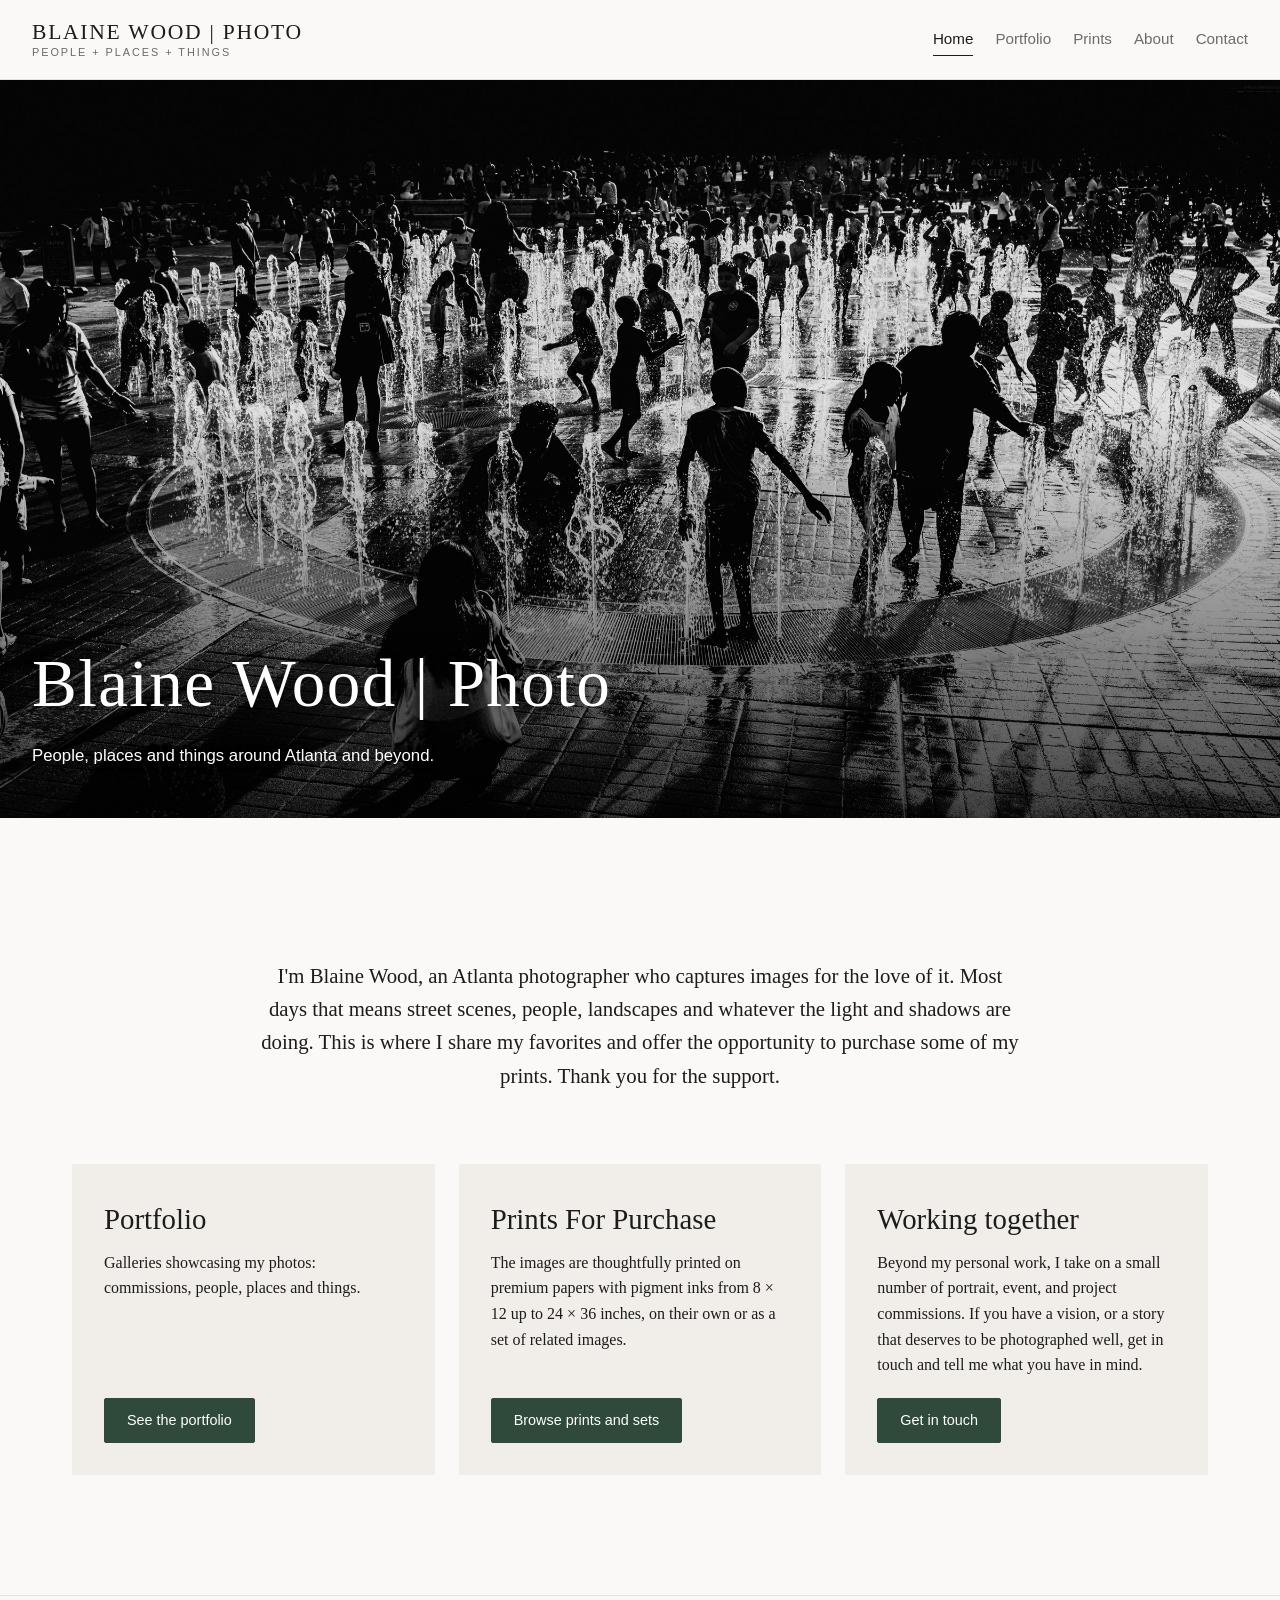
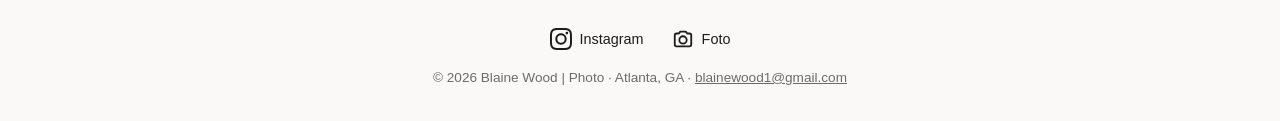
<file: index.html>
<!doctype html>
<html lang="en">
<head>
<meta charset="utf-8">
<meta name="viewport" content="width=device-width, initial-scale=1">
<title>Blaine Wood | Photo · Atlanta photography</title>
<meta name="description" content="Street, places and portrait photography by Blaine Wood in Atlanta, GA, with fine art prints for sale.">
<link rel="stylesheet" href="site.css">
</head>
<body id="top">
<header class="site-header">
  <a class="logo" href="index.html"><span class="logo-text">Blaine Wood | Photo<span>People + Places + Things</span></span></a>
  <nav aria-label="Main">
    <a href="index.html" class="active" aria-current="page">Home</a>
    <a href="portfolio.html">Portfolio</a>
    <a href="prints.html">Prints</a>
    <a href="about.html">About</a>
    <a href="contact.html">Contact</a>
  </nav>
</header>
<section class="hero" style="background-image:url('images/hero.jpg')">
  <div>
    <h1>Blaine Wood | Photo</h1>
    <p>People, places and things around Atlanta and beyond.</p>
  </div>
</section>
<main>
  <section class="intro">
    <p>I'm Blaine Wood, an Atlanta photographer who captures images for the love of it. Most days that means street scenes, people, landscapes and whatever the light and shadows are doing. This is where I share my favorites and offer the opportunity to purchase some of my prints. Thank you for the support.</p>
  </section>
  <section class="split">
    <div>
      <h2>Portfolio</h2>
      <p>Galleries showcasing my photos: commissions, people, places and things.</p>
      <a class="btn" href="portfolio.html">See the portfolio</a>
    </div>
    <div>
      <h2>Prints For Purchase</h2>
      <p>The images are thoughtfully printed on premium papers with pigment inks from 8 &times; 12 up to 24 &times; 36 inches, on their own or as a set of related images.</p>
      <a class="btn" href="prints.html">Browse prints and sets</a>
    </div>
    <div>
      <h2>Working together</h2>
      <p>Beyond my personal work, I take on a small number of portrait, event, and project commissions. If you have a vision, or a story that deserves to be photographed well, get in touch and tell me what you have in mind.</p>
      <a class="btn" href="mailto:blainewood1@gmail.com?subject=Working%20together&amp;body=Hi%20Blaine%2C%0A%0AI%27d%20like%20to%20talk%20about%3A%20">Get in touch</a>
    </div>
  </section>
</main>
<footer class="site-footer">
  <div class="socials">
    <a href="https://www.instagram.com/blaine_would/" target="_blank" rel="noopener" aria-label="Blaine on Instagram"><svg viewBox="0 0 24 24" aria-hidden="true"><path d="M7.0301.084c-1.2768.0602-2.1487.264-2.911.5634-.7888.3075-1.4575.72-2.1228 1.3877-.6652.6677-1.075 1.3368-1.3802 2.127-.2954.7638-.4956 1.6365-.552 2.914-.0564 1.2775-.0689 1.6882-.0626 4.947.0062 3.2586.0206 3.6671.0825 4.9473.061 1.2765.264 2.1482.5635 2.9107.308.7889.72 1.4573 1.388 2.1228.6679.6655 1.3365 1.0743 2.1285 1.38.7632.295 1.6361.4961 2.9134.552 1.2773.056 1.6884.069 4.9462.0627 3.2578-.0062 3.668-.0207 4.9478-.0814 1.28-.0607 2.147-.2652 2.9098-.5633.7889-.3086 1.4578-.72 2.1228-1.3881.665-.6682 1.0745-1.3378 1.3795-2.1284.2957-.7632.4966-1.636.552-2.9124.056-1.2809.0692-1.6898.063-4.948-.0063-3.2583-.021-3.6668-.0817-4.9465-.0607-1.2797-.264-2.1487-.5633-2.9117-.3084-.7889-.72-1.4568-1.3876-2.1228C21.2982 1.33 20.628.9208 19.8378.6165 19.074.321 18.2017.1197 16.9244.0645 15.6471.0093 15.236-.005 11.977.0014 8.718.0076 8.31.0215 7.0301.0839m.1402 21.6932c-1.17-.0509-1.8053-.2453-2.2287-.408-.5606-.216-.96-.4771-1.3819-.895-.422-.4178-.6811-.8186-.9-1.378-.1644-.4234-.3624-1.058-.4171-2.228-.0595-1.2645-.072-1.6442-.079-4.848-.007-3.2037.0053-3.583.0607-4.848.05-1.169.2456-1.805.408-2.2282.216-.5613.4762-.96.895-1.3816.4188-.4217.8184-.6814 1.3783-.9003.423-.1651 1.0575-.3614 2.227-.4171 1.2655-.06 1.6447-.072 4.848-.079 3.2033-.007 3.5835.005 4.8495.0608 1.169.0508 1.8053.2445 2.228.408.5608.216.96.4754 1.3816.895.4217.4194.6816.8176.9005 1.3787.1653.4217.3617 1.056.4169 2.2263.0602 1.2655.0739 1.645.0796 4.848.0058 3.203-.0055 3.5834-.061 4.848-.051 1.17-.245 1.8055-.408 2.2294-.216.5604-.4763.96-.8954 1.3814-.419.4215-.8181.6811-1.3783.9-.4224.1649-1.0577.3617-2.2262.4174-1.2656.0595-1.6448.072-4.8493.079-3.2045.007-3.5825-.006-4.848-.0608M16.953 5.5864A1.44 1.44 0 1 0 18.39 4.144a1.44 1.44 0 0 0-1.437 1.4424M5.8385 12.012c.0067 3.4032 2.7706 6.1557 6.173 6.1493 3.4026-.0065 6.157-2.7701 6.1506-6.1733-.0065-3.4032-2.771-6.1565-6.174-6.1498-3.403.0067-6.156 2.771-6.1496 6.1738M8 12.0077a4 4 0 1 1 4.008 3.9921A3.9996 3.9996 0 0 1 8 12.0077"/></svg><span>Instagram</span></a>
    <a href="https://the.fotoapp.co/blaine_wood" target="_blank" rel="noopener" aria-label="Blaine on Foto"><svg viewBox="0 0 24 24" aria-hidden="true"><g fill="none" stroke="currentColor" stroke-width="2" stroke-linejoin="round"><path d="M3 8a2 2 0 0 1 2-2h2.5l1.5-2h6l1.5 2H19a2 2 0 0 1 2 2v10a2 2 0 0 1-2 2H5a2 2 0 0 1-2-2z"/><circle cx="12" cy="13" r="4"/></g></svg><span>Foto</span></a>
  </div>
  <p>&copy; 2026 Blaine Wood | Photo &middot; Atlanta, GA &middot; <a href="mailto:blainewood1@gmail.com">blainewood1@gmail.com</a></p>
</footer>
</body>
</html>
</file>
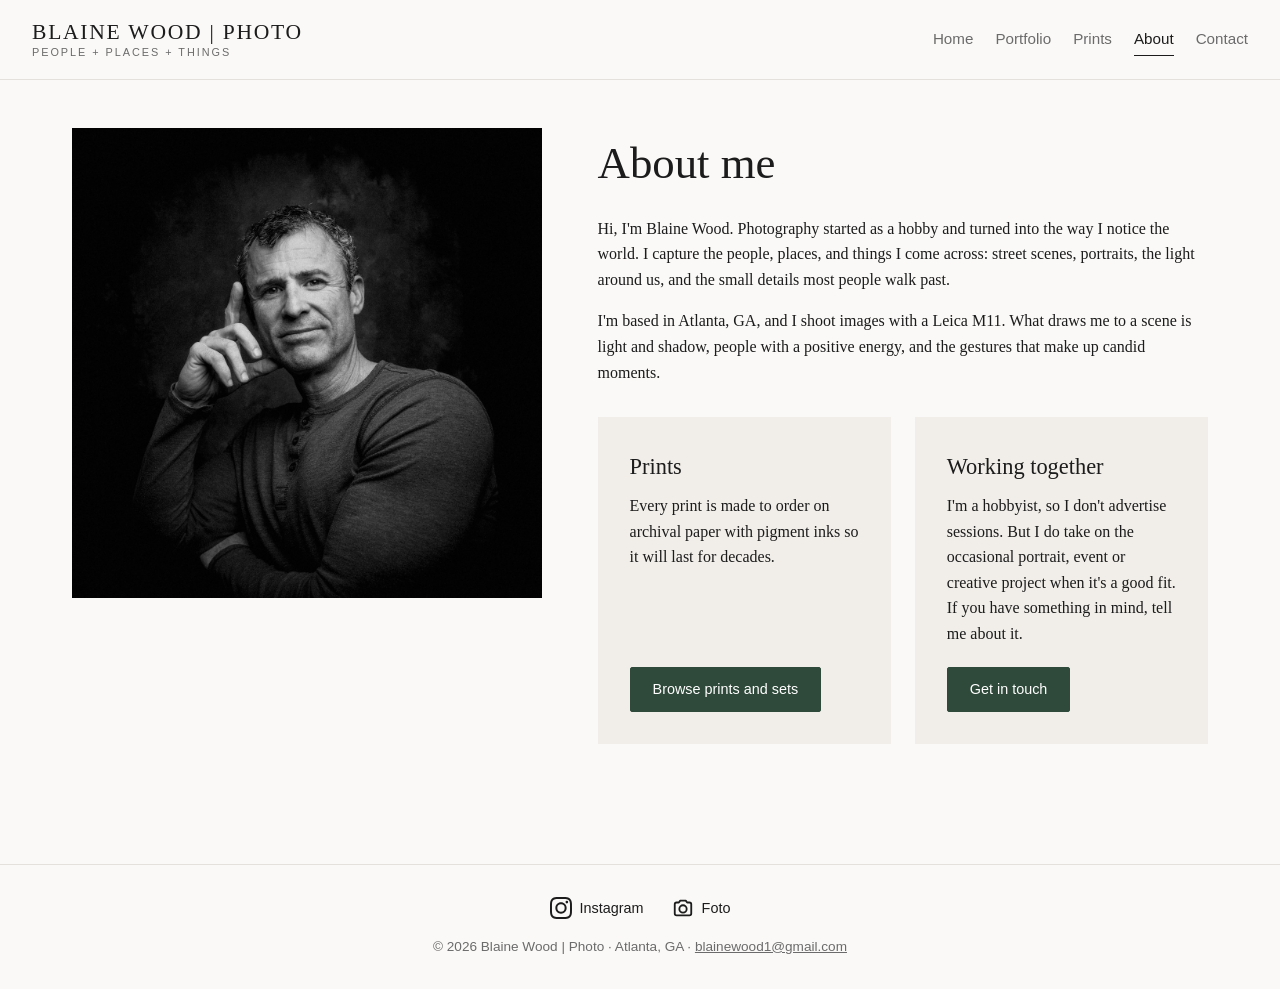
<file: about.html>
<!doctype html>
<html lang="en">
<head>
<meta charset="utf-8">
<meta name="viewport" content="width=device-width, initial-scale=1">
<title>About · Blaine Wood | Photo</title>
<meta name="description" content="About Blaine Wood, a hobbyist photographer in Atlanta, GA shooting with a Leica M11.">
<link rel="stylesheet" href="site.css">
</head>
<body id="top">
<header class="site-header">
  <a class="logo" href="index.html"><span class="logo-text">Blaine Wood | Photo<span>People + Places + Things</span></span></a>
  <nav aria-label="Main">
    <a href="index.html">Home</a>
    <a href="portfolio.html">Portfolio</a>
    <a href="prints.html">Prints</a>
    <a href="about.html" class="active" aria-current="page">About</a>
    <a href="contact.html">Contact</a>
  </nav>
</header>
<main>
  <div class="about">
    <img src="images/portrait.jpg" alt="Black and white portrait of Blaine Wood">
    <div>
      <h1 class="page-title">About me</h1>
      <p>Hi, I'm Blaine Wood. Photography started as a hobby and turned into the way I notice the world. I capture the people, places, and things I come across: street scenes, portraits, the light around us, and the small details most people walk past.</p>
      <p>I'm based in Atlanta, GA, and I shoot images with a Leica M11. What draws me to a scene is light and shadow, people with a positive energy, and the gestures that make up candid moments.</p>
      <section class="split two">
        <div>
          <h2>Prints</h2>
          <p>Every print is made to order on archival paper with pigment inks so it will last for decades.</p>
          <a class="btn" href="prints.html">Browse prints and sets</a>
        </div>
        <div>
          <h2>Working together</h2>
          <p>I'm a hobbyist, so I don't advertise sessions. But I do take on the occasional portrait, event or creative project when it's a good fit. If you have something in mind, tell me about it.</p>
          <a class="btn" href="mailto:blainewood1@gmail.com?subject=Working%20together&amp;body=Hi%20Blaine%2C%0A%0AI%27d%20like%20to%20talk%20about%3A%20">Get in touch</a>
        </div>
      </section>
    </div>
  </div>
</main>
<footer class="site-footer">
  <div class="socials">
    <a href="https://www.instagram.com/blaine_would/" target="_blank" rel="noopener" aria-label="Blaine on Instagram"><svg viewBox="0 0 24 24" aria-hidden="true"><path d="M7.0301.084c-1.2768.0602-2.1487.264-2.911.5634-.7888.3075-1.4575.72-2.1228 1.3877-.6652.6677-1.075 1.3368-1.3802 2.127-.2954.7638-.4956 1.6365-.552 2.914-.0564 1.2775-.0689 1.6882-.0626 4.947.0062 3.2586.0206 3.6671.0825 4.9473.061 1.2765.264 2.1482.5635 2.9107.308.7889.72 1.4573 1.388 2.1228.6679.6655 1.3365 1.0743 2.1285 1.38.7632.295 1.6361.4961 2.9134.552 1.2773.056 1.6884.069 4.9462.0627 3.2578-.0062 3.668-.0207 4.9478-.0814 1.28-.0607 2.147-.2652 2.9098-.5633.7889-.3086 1.4578-.72 2.1228-1.3881.665-.6682 1.0745-1.3378 1.3795-2.1284.2957-.7632.4966-1.636.552-2.9124.056-1.2809.0692-1.6898.063-4.948-.0063-3.2583-.021-3.6668-.0817-4.9465-.0607-1.2797-.264-2.1487-.5633-2.9117-.3084-.7889-.72-1.4568-1.3876-2.1228C21.2982 1.33 20.628.9208 19.8378.6165 19.074.321 18.2017.1197 16.9244.0645 15.6471.0093 15.236-.005 11.977.0014 8.718.0076 8.31.0215 7.0301.0839m.1402 21.6932c-1.17-.0509-1.8053-.2453-2.2287-.408-.5606-.216-.96-.4771-1.3819-.895-.422-.4178-.6811-.8186-.9-1.378-.1644-.4234-.3624-1.058-.4171-2.228-.0595-1.2645-.072-1.6442-.079-4.848-.007-3.2037.0053-3.583.0607-4.848.05-1.169.2456-1.805.408-2.2282.216-.5613.4762-.96.895-1.3816.4188-.4217.8184-.6814 1.3783-.9003.423-.1651 1.0575-.3614 2.227-.4171 1.2655-.06 1.6447-.072 4.848-.079 3.2033-.007 3.5835.005 4.8495.0608 1.169.0508 1.8053.2445 2.228.408.5608.216.96.4754 1.3816.895.4217.4194.6816.8176.9005 1.3787.1653.4217.3617 1.056.4169 2.2263.0602 1.2655.0739 1.645.0796 4.848.0058 3.203-.0055 3.5834-.061 4.848-.051 1.17-.245 1.8055-.408 2.2294-.216.5604-.4763.96-.8954 1.3814-.419.4215-.8181.6811-1.3783.9-.4224.1649-1.0577.3617-2.2262.4174-1.2656.0595-1.6448.072-4.8493.079-3.2045.007-3.5825-.006-4.848-.0608M16.953 5.5864A1.44 1.44 0 1 0 18.39 4.144a1.44 1.44 0 0 0-1.437 1.4424M5.8385 12.012c.0067 3.4032 2.7706 6.1557 6.173 6.1493 3.4026-.0065 6.157-2.7701 6.1506-6.1733-.0065-3.4032-2.771-6.1565-6.174-6.1498-3.403.0067-6.156 2.771-6.1496 6.1738M8 12.0077a4 4 0 1 1 4.008 3.9921A3.9996 3.9996 0 0 1 8 12.0077"/></svg><span>Instagram</span></a>
    <a href="https://the.fotoapp.co/blaine_wood" target="_blank" rel="noopener" aria-label="Blaine on Foto"><svg viewBox="0 0 24 24" aria-hidden="true"><g fill="none" stroke="currentColor" stroke-width="2" stroke-linejoin="round"><path d="M3 8a2 2 0 0 1 2-2h2.5l1.5-2h6l1.5 2H19a2 2 0 0 1 2 2v10a2 2 0 0 1-2 2H5a2 2 0 0 1-2-2z"/><circle cx="12" cy="13" r="4"/></g></svg><span>Foto</span></a>
  </div>
  <p>&copy; 2026 Blaine Wood | Photo &middot; Atlanta, GA &middot; <a href="mailto:blainewood1@gmail.com">blainewood1@gmail.com</a></p>
</footer>
</body>
</html>
</file>
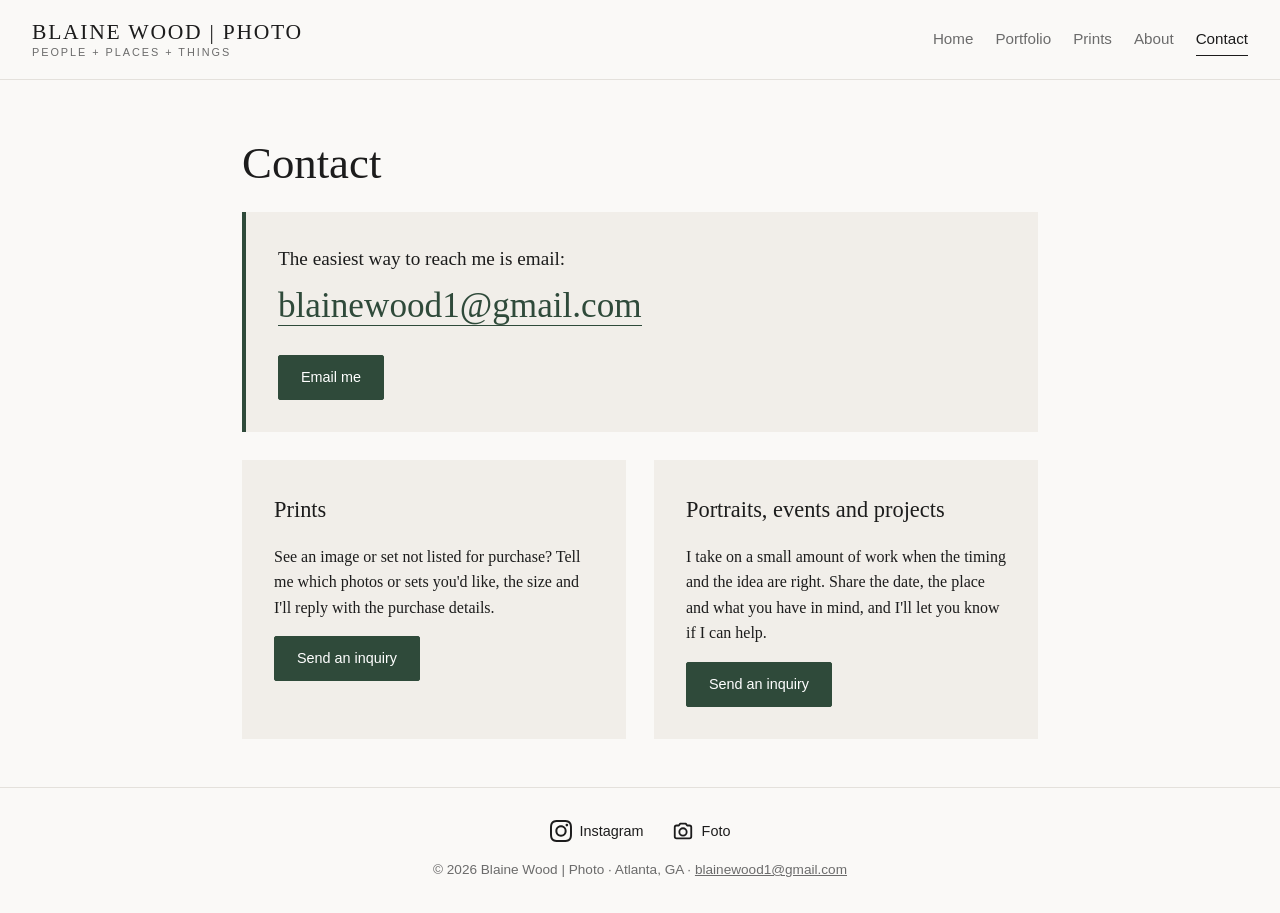
<file: contact.html>
<!doctype html>
<html lang="en">
<head>
<meta charset="utf-8">
<meta name="viewport" content="width=device-width, initial-scale=1">
<title>Contact · Blaine Wood | Photo</title>
<meta name="description" content="Get in touch with Blaine Wood about prints, portraits, events or projects.">
<link rel="stylesheet" href="site.css">
</head>
<body id="top">
<header class="site-header">
  <a class="logo" href="index.html"><span class="logo-text">Blaine Wood | Photo<span>People + Places + Things</span></span></a>
  <nav aria-label="Main">
    <a href="index.html">Home</a>
    <a href="portfolio.html">Portfolio</a>
    <a href="prints.html">Prints</a>
    <a href="about.html">About</a>
    <a href="contact.html" class="active" aria-current="page">Contact</a>
  </nav>
</header>
<main class="narrow">
  <h1 class="page-title">Contact</h1>
  <div class="email-box">
    <p class="lead">The easiest way to reach me is email:</p>
    <p class="email"><a href="mailto:blainewood1@gmail.com">blainewood1@gmail.com</a></p>
    <a class="btn" href="mailto:blainewood1@gmail.com?subject=Hello%20Blaine">Email me</a>
  </div>
  <div class="contact-cols">
    <div>
      <h2>Prints</h2>
      <p>See an image or set not listed for purchase? Tell me which photos or sets you'd like, the size and I'll reply with the purchase details.</p>
      <a class="btn" href="mailto:blainewood1@gmail.com?subject=Print%20request&amp;body=Hi%20Blaine%2C%0A%0AI%27d%20like%20to%20order%3A%20%0ASize%3A%20">Send an inquiry</a>
    </div>
    <div>
      <h2>Portraits, events and projects</h2>
      <p>I take on a small amount of work when the timing and the idea are right. Share the date, the place and what you have in mind, and I'll let you know if I can help.</p>
      <a class="btn" href="mailto:blainewood1@gmail.com?subject=Photography%20inquiry">Send an inquiry</a>
    </div>
  </div>
</main>
<footer class="site-footer">
  <div class="socials">
    <a href="https://www.instagram.com/blaine_would/" target="_blank" rel="noopener" aria-label="Blaine on Instagram"><svg viewBox="0 0 24 24" aria-hidden="true"><path d="M7.0301.084c-1.2768.0602-2.1487.264-2.911.5634-.7888.3075-1.4575.72-2.1228 1.3877-.6652.6677-1.075 1.3368-1.3802 2.127-.2954.7638-.4956 1.6365-.552 2.914-.0564 1.2775-.0689 1.6882-.0626 4.947.0062 3.2586.0206 3.6671.0825 4.9473.061 1.2765.264 2.1482.5635 2.9107.308.7889.72 1.4573 1.388 2.1228.6679.6655 1.3365 1.0743 2.1285 1.38.7632.295 1.6361.4961 2.9134.552 1.2773.056 1.6884.069 4.9462.0627 3.2578-.0062 3.668-.0207 4.9478-.0814 1.28-.0607 2.147-.2652 2.9098-.5633.7889-.3086 1.4578-.72 2.1228-1.3881.665-.6682 1.0745-1.3378 1.3795-2.1284.2957-.7632.4966-1.636.552-2.9124.056-1.2809.0692-1.6898.063-4.948-.0063-3.2583-.021-3.6668-.0817-4.9465-.0607-1.2797-.264-2.1487-.5633-2.9117-.3084-.7889-.72-1.4568-1.3876-2.1228C21.2982 1.33 20.628.9208 19.8378.6165 19.074.321 18.2017.1197 16.9244.0645 15.6471.0093 15.236-.005 11.977.0014 8.718.0076 8.31.0215 7.0301.0839m.1402 21.6932c-1.17-.0509-1.8053-.2453-2.2287-.408-.5606-.216-.96-.4771-1.3819-.895-.422-.4178-.6811-.8186-.9-1.378-.1644-.4234-.3624-1.058-.4171-2.228-.0595-1.2645-.072-1.6442-.079-4.848-.007-3.2037.0053-3.583.0607-4.848.05-1.169.2456-1.805.408-2.2282.216-.5613.4762-.96.895-1.3816.4188-.4217.8184-.6814 1.3783-.9003.423-.1651 1.0575-.3614 2.227-.4171 1.2655-.06 1.6447-.072 4.848-.079 3.2033-.007 3.5835.005 4.8495.0608 1.169.0508 1.8053.2445 2.228.408.5608.216.96.4754 1.3816.895.4217.4194.6816.8176.9005 1.3787.1653.4217.3617 1.056.4169 2.2263.0602 1.2655.0739 1.645.0796 4.848.0058 3.203-.0055 3.5834-.061 4.848-.051 1.17-.245 1.8055-.408 2.2294-.216.5604-.4763.96-.8954 1.3814-.419.4215-.8181.6811-1.3783.9-.4224.1649-1.0577.3617-2.2262.4174-1.2656.0595-1.6448.072-4.8493.079-3.2045.007-3.5825-.006-4.848-.0608M16.953 5.5864A1.44 1.44 0 1 0 18.39 4.144a1.44 1.44 0 0 0-1.437 1.4424M5.8385 12.012c.0067 3.4032 2.7706 6.1557 6.173 6.1493 3.4026-.0065 6.157-2.7701 6.1506-6.1733-.0065-3.4032-2.771-6.1565-6.174-6.1498-3.403.0067-6.156 2.771-6.1496 6.1738M8 12.0077a4 4 0 1 1 4.008 3.9921A3.9996 3.9996 0 0 1 8 12.0077"/></svg><span>Instagram</span></a>
    <a href="https://the.fotoapp.co/blaine_wood" target="_blank" rel="noopener" aria-label="Blaine on Foto"><svg viewBox="0 0 24 24" aria-hidden="true"><g fill="none" stroke="currentColor" stroke-width="2" stroke-linejoin="round"><path d="M3 8a2 2 0 0 1 2-2h2.5l1.5-2h6l1.5 2H19a2 2 0 0 1 2 2v10a2 2 0 0 1-2 2H5a2 2 0 0 1-2-2z"/><circle cx="12" cy="13" r="4"/></g></svg><span>Foto</span></a>
  </div>
  <p>&copy; 2026 Blaine Wood | Photo &middot; Atlanta, GA &middot; <a href="mailto:blainewood1@gmail.com">blainewood1@gmail.com</a></p>
</footer>
</body>
</html>
</file>
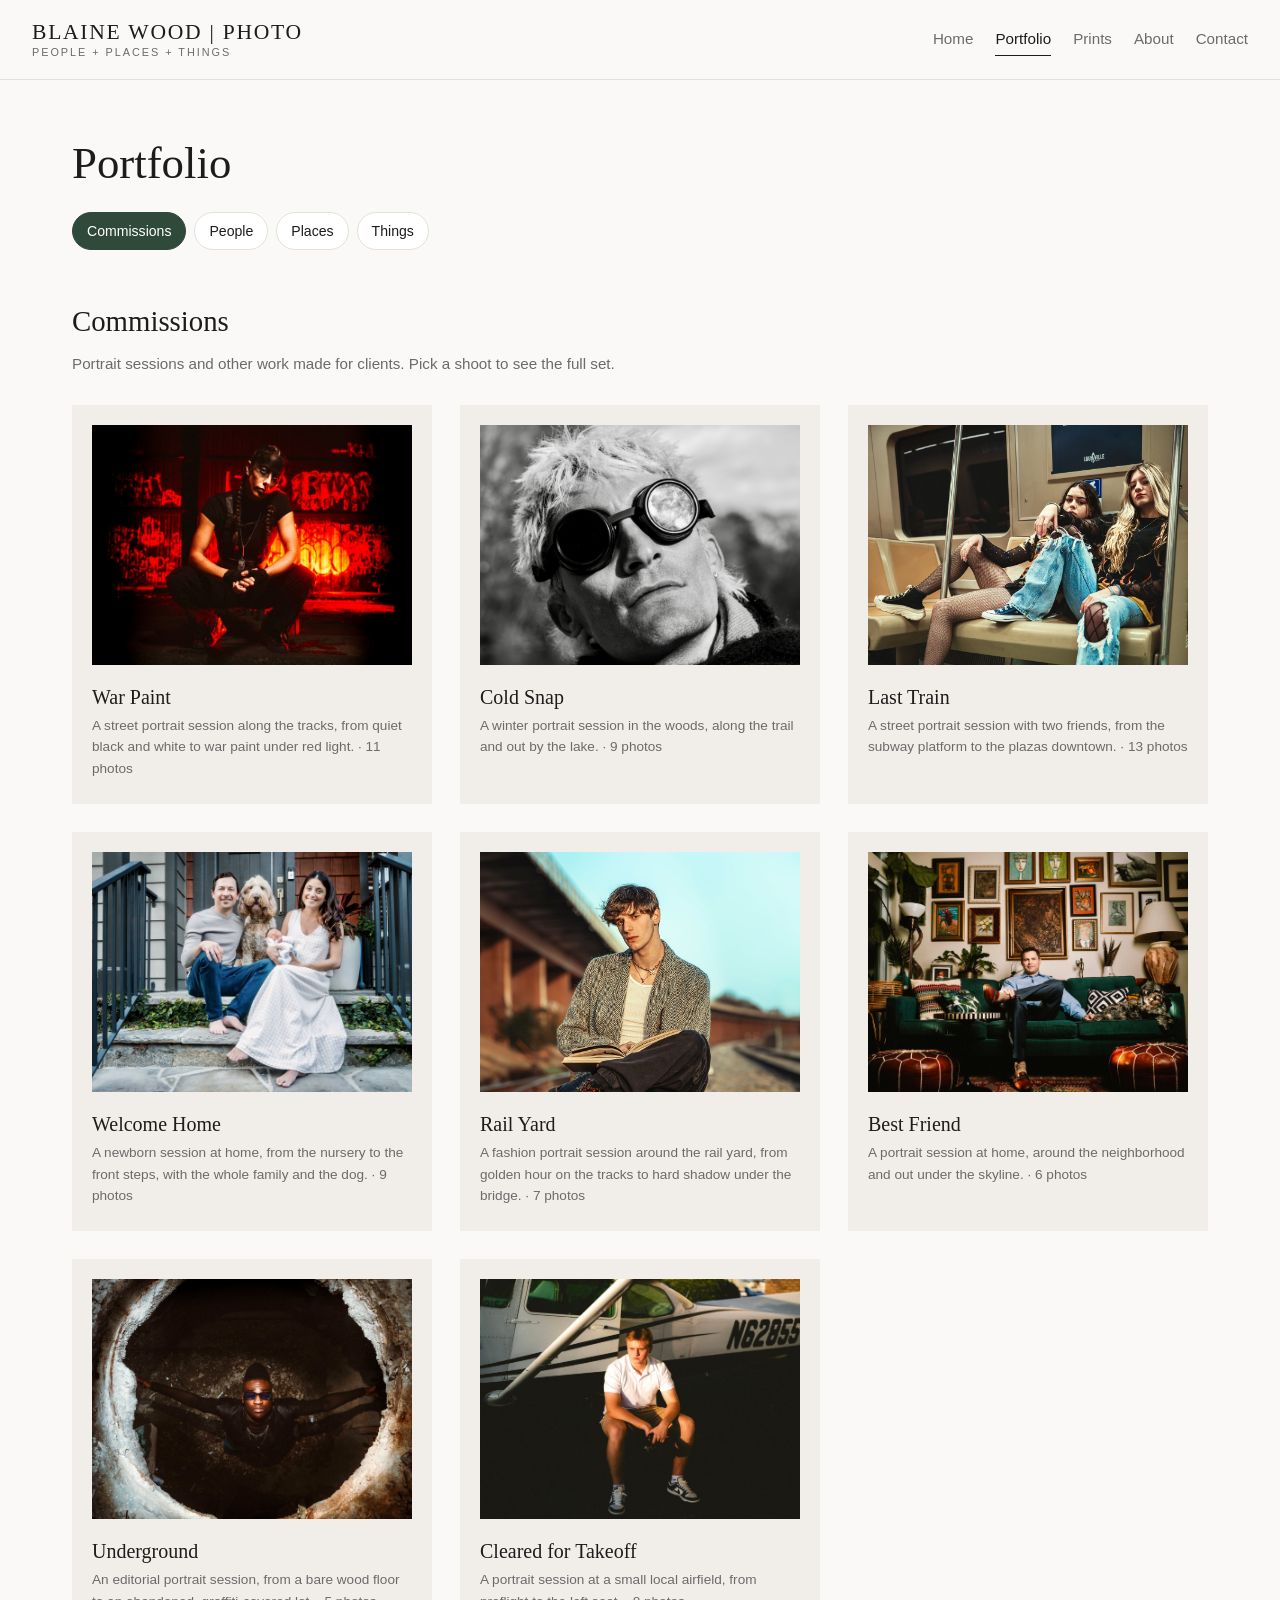
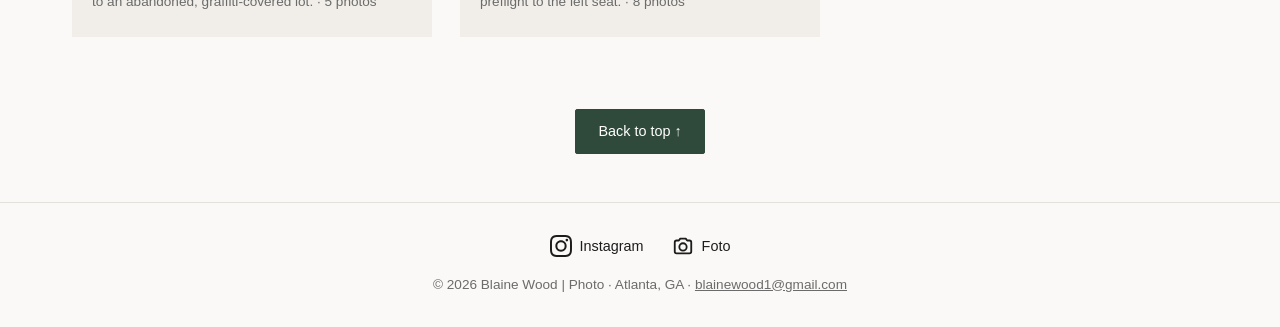
<file: portfolio.html>
<!doctype html>
<html lang="en">
<head>
<meta charset="utf-8">
<meta name="viewport" content="width=device-width, initial-scale=1">
<title>Portfolio · Blaine Wood | Photo</title>
<meta name="description" content="Galleries of street, signs and neon, places, silhouettes, faces and film photography by Blaine Wood.">
<link rel="stylesheet" href="site.css">
</head>
<body id="top">
<header class="site-header">
  <a class="logo" href="index.html"><span class="logo-text">Blaine Wood | Photo<span>People + Places + Things</span></span></a>
  <nav aria-label="Main">
    <a href="index.html">Home</a>
    <a href="portfolio.html" class="active" aria-current="page">Portfolio</a>
    <a href="prints.html">Prints</a>
    <a href="about.html">About</a>
    <a href="contact.html">Contact</a>
  </nav>
</header>
<main>
  <h1 class="page-title">Portfolio</h1>
  <nav class="chips view-tabs" aria-label="Galleries">
    <a href="#commissions" data-view="commissions" class="active">Commissions</a>
    <a href="#people" data-view="people">People</a>
    <a href="#places" data-view="places">Places</a>
    <a href="#things" data-view="things">Things</a>
  </nav>
  <section class="gallery tab-panel" id="people" data-gallery>
    <h2>People</h2>
    <p class="note">Strangers, neighbors and lone figures in the light.</p>
    <div class="masonry">
      <figure><img src="images/prints/lone-angler.jpg" alt="A lone fisherman silhouetted on the beach at dusk under a deep blue sky" width="1065" height="1600" class="zoom" loading="lazy" data-title="Lone Angler"></figure>
      <figure><img src="images/portfolio/half-light.jpg" alt="A man in a dark suit, his face cut in half by a slash of hard light" width="1065" height="1600" class="zoom" loading="lazy" data-title="Half Light"></figure>
      <figure><img src="images/prints/l1001288.jpg" alt="Two figures on a sunlit brick path" width="1063" height="1600" class="zoom" loading="lazy" data-title="Long Shadow"></figure>
      <figure><img src="images/portfolio/the-doorway.jpg" alt="A woman silhouetted walking down a dark hallway toward a lit doorway" width="1065" height="1600" class="zoom" loading="lazy" data-title="The Doorway"></figure>
      <figure><img src="images/prints/the-fisherman.jpg" alt="A man fly fishing at the edge of a wooded pond" width="1600" height="1058" class="zoom" loading="lazy" data-title="The Fisherman"></figure>
      <figure><img src="images/portfolio/river-crossing.jpg" alt="Women in white and conical hats riding a rowboat on a river" width="1600" height="1063" class="zoom" loading="lazy" data-title="River Crossing"></figure>
      <figure><img src="images/prints/l1007743.jpg" alt="A man walking through sunlight past an old building" width="1600" height="1065" class="zoom" loading="lazy" data-title="Morning Walk"></figure>
      <figure><img src="images/portfolio/peace-dove.jpg" alt="A man jogging past a mural of a white dove and a parked car" width="1063" height="1600" class="zoom" loading="lazy" data-title="Peace Dove"></figure>
      <figure><img src="images/portfolio/over-the-shoulder.jpg" alt="A toddler pointing at the camera over a woman&#x27;s shoulder" width="1600" height="1065" class="zoom" loading="lazy" data-title="Over the Shoulder"></figure>
      <figure><img src="images/prints/l1004623.jpg" alt="A figure waiting as a train blurs past" width="1600" height="1065" class="zoom" loading="lazy" data-title="Platform"></figure>
      <figure><img src="images/portfolio/red-bike.jpg" alt="A cyclist in red pedaling across a blurred plaza" width="1600" height="1063" class="zoom" loading="lazy" data-title="Red Bike"></figure>
      <figure><img src="images/prints/labbet.jpg" alt="Silhouetted walkers in harsh light" width="1600" height="1058" class="zoom" loading="lazy" data-title="Into the Light"></figure>
      <figure><img src="images/portfolio/red-sweater.jpg" alt="A woman in a red sweater walking through a slice of sun on a yellow wall" width="1063" height="1600" class="zoom" loading="lazy" data-title="Red Sweater"></figure>
      <figure><img src="images/prints/l1004590-2.jpg" alt="A couple embracing by a shop window" width="1058" height="1600" class="zoom" loading="lazy" data-title="Window Shopping"></figure>
      <figure><img src="images/portfolio/the-barber.jpg" alt="A barber at work by a window" width="1600" height="1065" class="zoom" loading="lazy" data-title="The Barber"></figure>
      <figure><img src="images/portfolio/market-day.jpg" alt="People browsing under yellow tarps at an outdoor market" width="1600" height="1063" class="zoom" loading="lazy" data-title="Market Day"></figure>
      <figure><img src="images/portfolio/on-horseback.jpg" alt="A man in a cowboy hat riding a horse down a city street" width="1600" height="1600" class="zoom" loading="lazy" data-title="On Horseback"></figure>
      <figure><img src="images/portfolio/rodeo-clown.jpg" alt="A man in clown makeup and a cowboy hat crouching beside a fire hydrant" width="1600" height="1063" class="zoom" loading="lazy" data-title="Rodeo Clown"></figure>
      <figure><img src="images/prints/the-cowboy.jpg" alt="A man in a cowboy hat against a corrugated metal wall" width="1600" height="1051" class="zoom" loading="lazy" data-title="The Cowboy"></figure>
      <figure><img src="images/portfolio/three-in-black.jpg" alt="Three people in black suits walking toward the camera, backlit between towers" width="1063" height="1600" class="zoom" loading="lazy" data-title="Three in Black"></figure>
      <figure><img src="images/portfolio/street-chess.jpg" alt="Two men playing chess at a sidewalk table while a boy and others watch" width="1600" height="1063" class="zoom" loading="lazy" data-title="Street Chess"></figure>
      <figure><img src="images/portfolio/looking-up.jpg" alt="A woman in sunglasses looking up, in black and white" width="1068" height="1600" class="zoom" loading="lazy" data-title="Looking Up"></figure>
      <figure><img src="images/portfolio/bench-in-the-light.jpg" alt="A figure on a bench in a slice of hard light surrounded by black shadow" width="1600" height="1058" class="zoom" loading="lazy" data-title="Bench in the Light"></figure>
      <figure><img src="images/portfolio/waiting-for-a-set.jpg" alt="A surfer sitting on a longboard in open turquoise water, seen from above" width="1600" height="1067" class="zoom" loading="lazy" data-title="Waiting for a Set"></figure>
      <figure><img src="images/prints/l1010163.jpg" alt="A surfer crossing a stony beach" width="1600" height="1065" class="zoom" loading="lazy" data-title="Paddle Out"></figure>
      <figure><img src="images/prints/dsc04027.jpg" alt="A woman reclining in a folding chair on a sunny lawn" width="1600" height="1067" class="zoom" loading="lazy" data-title="Sun Seeker"></figure>
      <figure><img src="images/portfolio/unspoken.jpg" alt="A blonde woman in a black cap and oval sunglasses in hard evening light" width="1065" height="1600" class="zoom" loading="lazy" data-title="Unspoken"></figure>
      <figure><img src="images/portfolio/the-dive.jpg" alt="A swimmer flipping off a dock into the water under big clouds" width="1600" height="1063" class="zoom" loading="lazy" data-title="The Dive"></figure>
      <figure><img src="images/prints/l1002274.jpg" alt="Kids playing in fountain jets" width="1600" height="1063" class="zoom" loading="lazy" data-title="Splash Pad"></figure>
      <figure><img src="images/portfolio/the-crowd.jpg" alt="A sea of soccer fans in blue and white jerseys, seen from above" width="1600" height="1063" class="zoom" loading="lazy" data-title="The Crowd"></figure>
      <figure><img src="images/prints/l1004033.jpg" alt="Legs and shadows on old stone steps" width="1600" height="1063" class="zoom" loading="lazy" data-title="Stone Steps"></figure>
      <figure><img src="images/portfolio/champions.jpg" alt="Soccer fans in Argentina jerseys shouting and celebrating at dusk" width="1600" height="1063" class="zoom" loading="lazy" data-title="Champions"></figure>
      <figure><img src="images/prints/l1010186.jpg" alt="A lone figure above the sea" width="1600" height="1067" class="zoom" loading="lazy" data-title="On the Edge"></figure>
      <figure><img src="images/portfolio/surf-cart.jpg" alt="A barefoot fisherman pushing a cart of rods on orange wheels along the beach at sunset" width="1600" height="1065" class="zoom" loading="lazy" data-title="Surf Cart"></figure>
      <figure><img src="images/portfolio/platinum.jpg" alt="A platinum-blonde woman in a black dress walking down steps toward a city park" width="1063" height="1600" class="zoom" loading="lazy" data-title="Platinum"></figure>
      <figure><img src="images/portfolio/two-at-dusk.jpg" alt="Two people sitting on a dune at dusk under a crescent moon" width="1065" height="1600" class="zoom" loading="lazy" data-title="Two at Dusk"></figure>
      <figure><img src="images/prints/l1009283.jpg" alt="A bearded man in a knit cap looking down" width="1600" height="1600" class="zoom" loading="lazy" data-title="Gray Beanie"></figure>
      <figure><img src="images/portfolio/birdcage.jpg" alt="A pink neon &#x27;Birdcage&#x27; sign on a white wall above a blue bench" width="1600" height="1063" class="zoom" loading="lazy" data-title="Birdcage"></figure>
      <figure><img src="images/portfolio/night-parade.jpg" alt="Men in striped nightgowns and nightcaps walking in a procession at night" width="1058" height="1600" class="zoom" loading="lazy" data-title="Night Parade"></figure>
      <figure><img src="images/portfolio/no-parking.jpg" alt="A man in a hoodie and puffer jacket perched on a utility box under a traffic light at night" width="1065" height="1600" class="zoom" loading="lazy" data-title="No Parking"></figure>
      <figure><img src="images/portfolio/curlers.jpg" alt="A woman in pink hair curlers with a cigarette, holding up a pink sandal" width="1600" height="1063" class="zoom" loading="lazy" data-title="Curlers"></figure>
      <figure><img src="images/portfolio/steampunk.jpg" alt="A woman in steampunk costume, white round sunglasses and a feather collar posing on a city sidewalk at night" width="1058" height="1600" class="zoom" loading="lazy" data-title="Steampunk"></figure>
      <figure><img src="images/portfolio/in-the-window.jpg" alt="A man silhouetted in a bright window frame" width="1063" height="1600" class="zoom" loading="lazy" data-title="In the Window"></figure>
      <figure><img src="images/portfolio/after-hours.jpg" alt="A young woman with copper bangs holding a drink at night" width="1600" height="1600" class="zoom" loading="lazy" data-title="After Hours"></figure>
      <figure><img src="images/portfolio/weathered.jpg" alt="A black and white portrait of an older man with a lined face" width="1058" height="1600" class="zoom" loading="lazy" data-title="Weathered"></figure>
      <figure><img src="images/portfolio/blue-eyes.jpg" alt="A close-up of pale blue eyes, half the face in shadow" width="1600" height="1065" class="zoom" loading="lazy" data-title="Blue Eyes"></figure>
      <figure><img src="images/portfolio/light-rider.jpg" alt="A rider in a helmet on a lit-up electric skateboard towing a speaker through the dark street" width="1058" height="1600" class="zoom" loading="lazy" data-title="Light Rider"></figure>
      <figure><img src="images/portfolio/on-the-tracks.jpg" alt="A man in a flat cap sitting on a railroad track under a bridge" width="1065" height="1600" class="zoom" loading="lazy" data-title="On the Tracks"></figure>
      <figure><img src="images/portfolio/in-the-woods.jpg" alt="A man in a fur hat and shearling coat standing in bare winter woods" width="1058" height="1600" class="zoom" loading="lazy" data-title="In the Woods"></figure>
      <figure><img src="images/portfolio/afternoon-nap.jpg" alt="A person in a patterned tracksuit napping on a red sofa with a towel over their head" width="900" height="1600" class="zoom" loading="lazy" data-title="Afternoon Nap"></figure>
    </div>
  </section>
  <section class="gallery tab-panel" id="places" data-gallery>
    <h2>Places</h2>
    <p class="note">From Atlanta and beyond...</p>
    <div class="masonry">
      <figure><img src="images/portfolio/karst-valley.jpg" alt="A green river valley between karst mountains in Vietnam" width="1086" height="721" class="zoom" loading="lazy" data-title="Karst Valley"></figure>
      <figure><img src="images/portfolio/skyline-rays.jpg" alt="Rays of light over the Midtown Atlanta skyline at sunrise" width="1600" height="899" class="zoom" loading="lazy" data-title="Skyline Rays"></figure>
      <figure><img src="images/portfolio/lone-cypress.jpg" alt="A wind-shaped cypress tree silhouetted against a white sky, with birds" width="1086" height="723" class="zoom" loading="lazy" data-title="Lone Cypress"></figure>
      <figure><img src="images/portfolio/windswept.jpg" alt="A twisted white cypress on a coastal bluff" width="723" height="1086" class="zoom" loading="lazy" data-title="Windswept"></figure>
      <figure><img src="images/prints/pier-at-sunset.jpg" alt="A fishing pier silhouetted under fiery sunset clouds" width="1600" height="1053" class="zoom" loading="lazy" data-title="Pier at Sunset"></figure>
      <figure><img src="images/portfolio/under-the-bridge.jpg" alt="Sun bursting under a dark overpass beside a street lamp" width="721" height="1090" class="zoom" loading="lazy" data-title="Under the Bridge"></figure>
      <figure><img src="images/portfolio/golden-morning.jpg" alt="Golden morning light across the Atlanta skyline" width="1182" height="664" class="zoom" loading="lazy" data-title="Golden Morning"></figure>
      <figure><img src="images/portfolio/morning-glory.jpg" alt="The turquoise and orange Morning Glory Pool" width="1086" height="724" class="zoom" loading="lazy" data-title="Morning Glory"></figure>
      <figure><img src="images/portfolio/into-the-fog.jpg" alt="Two towers disappearing into fog" width="1065" height="1600" class="zoom" loading="lazy" data-title="Into the Fog"></figure>
      <figure><img src="images/prints/l1010147.jpg" alt="Surfers walking a canyon trail toward the ocean" width="1600" height="1065" class="zoom" loading="lazy" data-title="Trail to the Beach"></figure>
      <figure><img src="images/portfolio/sea-oats.jpg" alt="Sea oats on a dune against a blue sky" width="1600" height="1100" class="zoom" loading="lazy" data-title="Sea Oats"></figure>
      <figure><img src="images/prints/l1001181.jpg" alt="A boathouse on the water under pine branches" width="1600" height="1065" class="zoom" loading="lazy" data-title="The Boathouse"></figure>
      <figure><img src="images/prints/l1007912.jpg" alt="Tall palm trees against a teal and pink sunset" width="1600" height="1065" class="zoom" loading="lazy" data-title="Palm Silhouettes"></figure>
      <figure><img src="images/portfolio/pier-at-sundown.jpg" alt="A long pier on the horizon at sundown" width="1600" height="1065" class="zoom" loading="lazy" data-title="Pier at Sundown"></figure>
      <figure><img src="images/portfolio/marsh.jpg" alt="A golden marsh stretching to the horizon" width="1600" height="1100" class="zoom" loading="lazy" data-title="Marsh"></figure>
      <figure><img src="images/prints/l1008076.jpg" alt="Dune grass and an empty white-sand beach" width="1600" height="1065" class="zoom" loading="lazy" data-title="Quiet Beach"></figure>
      <figure><img src="images/prints/l1001146.jpg" alt="Car light trails along a road at dusk" width="1600" height="1065" class="zoom" loading="lazy" data-title="Last Light"></figure>
      <figure><img src="images/prints/l1005261.jpg" alt="City traffic at dusk seen through a chain-link fence" width="1600" height="1065" class="zoom" loading="lazy" data-title="Rush Hour"></figure>
      <figure><img src="images/portfolio/manarola.jpg" alt="Pastel houses stacked on a cliff above the harbor in Manarola, Italy" width="1600" height="1063" class="zoom" loading="lazy" data-title="Manarola"></figure>
      <figure><img src="images/portfolio/rolling-hills.jpg" alt="Green rolling hills and a line of trees under a pink and teal dusk sky" width="1600" height="1065" class="zoom" loading="lazy" data-title="Rolling Hills"></figure>
      <figure><img src="images/portfolio/blue-and-white.jpg" alt="Rows of blue and white striped umbrellas and blue loungers on a beach in Italy" width="1600" height="1063" class="zoom" loading="lazy" data-title="Blue and White"></figure>
      <figure><img src="images/portfolio/green-water.jpg" alt="Emerald green surf rolling toward a hazy line of beach hotels" width="1600" height="1065" class="zoom" loading="lazy" data-title="Green Water"></figure>
      <figure><img src="images/portfolio/low-tide.jpg" alt="A lone figure on a bright sandbar beneath a dark bridge at low tide" width="1600" height="1063" class="zoom" loading="lazy" data-title="Low Tide"></figure>
      <figure><img src="images/portfolio/orange-seller.jpg" alt="A street vendor in a conical hat arranging baskets of oranges on her bicycle as scooters pass in Hanoi" width="1063" height="1600" class="zoom" loading="lazy" data-title="Orange Seller"></figure>
      <figure><img src="images/portfolio/red-taxi.jpg" alt="A red taxi turning beneath a glowing neon sign on a dark Hong Kong street corner" width="1600" height="1065" class="zoom" loading="lazy" data-title="Red Taxi"></figure>
      <figure><img src="images/portfolio/cathedral-garden.jpg" alt="A cathedral spire rising behind clipped yew trees and white flowers under a blue sky" width="1600" height="1063" class="zoom" loading="lazy" data-title="Cathedral Garden"></figure>
      <figure><img src="images/portfolio/riomaggiore.jpg" alt="Pastel houses stacked up a steep green valley in Riomaggiore, Italy, with a church bell tower on the left" width="1600" height="1063" class="zoom" loading="lazy" data-title="Riomaggiore"></figure>
    </div>
  </section>
  <section class="gallery tab-panel" id="things" data-gallery>
    <h2>Things</h2>
    <p class="note">Signs, neon, cars and the buildings around them.</p>
    <div class="masonry">
      <figure><img src="images/prints/l1004830.jpg" alt="Theatre marquee with a &quot;Thank You&quot; sign" width="1058" height="1600" class="zoom" loading="lazy" data-title="The Fox"></figure>
      <figure><img src="images/prints/l1004827.jpg" alt="The Varsity sign against a white sky" width="1058" height="1600" class="zoom" loading="lazy" data-title="The Varsity"></figure>
      <figure><img src="images/prints/l1009696.jpg" alt="A moss-covered car in the woods" width="1600" height="1065" class="zoom" loading="lazy" data-title="Old Cadillac"></figure>
      <figure><img src="images/prints/l1004840.jpg" alt="Motor Hotel sign against a white sky" width="1058" height="1600" class="zoom" loading="lazy" data-title="Motor Hotel"></figure>
      <figure><img src="images/portfolio/atrium.jpg" alt="Looking straight up a hotel atrium lined with balconies" width="1600" height="1065" class="zoom" loading="lazy" data-title="Atrium"></figure>
      <figure><img src="images/portfolio/ponce-at-night.jpg" alt="Ponce City Market&#x27;s tower lit up at night" width="1065" height="1600" class="zoom" loading="lazy" data-title="Ponce at Night"></figure>
      <figure><img src="images/portfolio/ribbed-corridor.jpg" alt="A ribbed white corridor narrowing to a bright doorway" width="1058" height="1600" class="zoom" loading="lazy" data-title="Ribbed Corridor"></figure>
      <figure><img src="images/prints/l1004837.jpg" alt="Vertical Ponce sign and clock" width="1058" height="1600" class="zoom" loading="lazy" data-title="Ponce City Market"></figure>
      <figure><img src="images/prints/l1001081.jpg" alt="The chrome grille of a vintage white car" width="1065" height="1600" class="zoom" loading="lazy" data-title="Hood Ornament"></figure>
      <figure><img src="images/portfolio/millers-rexall.jpg" alt="The Miller&#x27;s Rexall Drugs sign" width="1008" height="665" class="zoom" loading="lazy" data-title="Miller&#x27;s Rexall"></figure>
      <figure><img src="images/prints/l1003771.jpg" alt="Green Motor Hotel sign beside red brick buildings" width="1600" height="1063" class="zoom" loading="lazy" data-title="Motor Hotel, Morning"></figure>
      <figure><img src="images/prints/img_3733.jpg" alt="Glowing Clermont marquee at night" width="1600" height="1063" class="zoom" loading="lazy" data-title="Clermont Nights"></figure>
      <figure><img src="images/prints/l1009540.jpg" alt="Fairground swings against a blue sky" width="1600" height="1065" class="zoom" loading="lazy" data-title="Swing Ride"></figure>
      <figure><img src="images/prints/l1001996.jpg" alt="A vintage pin-up mural framed by string lights" width="1600" height="1058" class="zoom" loading="lazy" data-title="Georgia Girl"></figure>
      <figure><img src="images/prints/l1006271.jpg" alt="A train blurring across an elevated track" width="1600" height="1065" class="zoom" loading="lazy" data-title="Passing Train"></figure>
      <figure><img src="images/prints/l1005732.jpg" alt="A painted child&#x27;s face on a mural seen through a window covered in green graffiti" width="1063" height="1600" class="zoom" loading="lazy" data-title="Mural Reflection"></figure>
      <figure><img src="images/portfolio/red-car.jpg" alt="A red sports car parked alone at the end of an empty, weathered concrete garage" width="1600" height="1063" class="zoom" loading="lazy" data-title="Red Car"></figure>
      <figure><img src="images/portfolio/in-bottles.jpg" alt="A red vintage Coca-Cola machine beside a sticker-covered door in a dim bar" width="1065" height="1600" class="zoom" loading="lazy" data-title="In Bottles"></figure>
      <figure><img src="images/portfolio/red-chair.jpg" alt="A red wooden chair in a slash of sunlight beside an old stone wall and a parked bicycle" width="1600" height="1063" class="zoom" loading="lazy" data-title="Red Chair"></figure>
    </div>
  </section>
  <section class="gallery tab-panel" id="commissions">
    <h2>Commissions</h2>
    <p class="note">Portrait sessions and other work made for clients. Pick a shoot to see the full set.</p>
    <div class="gallery-cards shoot-list">
      <a class="gallery-card shoot-card" href="#shoot-war-paint" data-shoot="war-paint">
        <img src="images/commissions/warpaint-red-light.jpg" alt="War Paint" width="1600" height="1065" loading="lazy">
        <h3>War Paint</h3>
        <p>A street portrait session along the tracks, from quiet black and white to war paint under red light. &middot; 11 photos</p>
      </a>
      <a class="gallery-card shoot-card" href="#shoot-cold-snap" data-shoot="cold-snap">
        <img src="images/commissions/coldsnap-goggles.jpg" alt="Cold Snap" width="1600" height="1600" loading="lazy">
        <h3>Cold Snap</h3>
        <p>A winter portrait session in the woods, along the trail and out by the lake. &middot; 9 photos</p>
      </a>
      <a class="gallery-card shoot-card" href="#shoot-last-train" data-shoot="last-train">
        <img src="images/commissions/lasttrain-bucket-list.jpg" alt="Last Train" width="1068" height="1600" loading="lazy">
        <h3>Last Train</h3>
        <p>A street portrait session with two friends, from the subway platform to the plazas downtown. &middot; 13 photos</p>
      </a>
      <a class="gallery-card shoot-card" href="#shoot-welcome-home" data-shoot="welcome-home">
        <img src="images/commissions/welcome-front-steps.jpg" alt="Welcome Home" width="1600" height="1065" loading="lazy">
        <h3>Welcome Home</h3>
        <p>A newborn session at home, from the nursery to the front steps, with the whole family and the dog. &middot; 9 photos</p>
      </a>
      <a class="gallery-card shoot-card" href="#shoot-rail-yard" data-shoot="rail-yard">
        <img src="images/commissions/railyard-reading.jpg" alt="Rail Yard" width="1067" height="1600" loading="lazy">
        <h3>Rail Yard</h3>
        <p>A fashion portrait session around the rail yard, from golden hour on the tracks to hard shadow under the bridge. &middot; 7 photos</p>
      </a>
      <a class="gallery-card shoot-card" href="#shoot-best-friend" data-shoot="best-friend">
        <img src="images/commissions/bestfriend-green-sofa.jpg" alt="Best Friend" width="1600" height="1065" loading="lazy">
        <h3>Best Friend</h3>
        <p>A portrait session at home, around the neighborhood and out under the skyline. &middot; 6 photos</p>
      </a>
      <a class="gallery-card shoot-card" href="#shoot-underground" data-shoot="underground">
        <img src="images/commissions/underground-manhole.jpg" alt="Underground" width="1600" height="1065" loading="lazy">
        <h3>Underground</h3>
        <p>An editorial portrait session, from a bare wood floor to an abandoned, graffiti-covered lot. &middot; 5 photos</p>
      </a>
      <a class="gallery-card shoot-card" href="#shoot-airfield" data-shoot="airfield">
        <img src="images/commissions/airfield-by-the-plane.jpg" alt="Cleared for Takeoff" width="1600" height="1063" loading="lazy">
        <h3>Cleared for Takeoff</h3>
        <p>A portrait session at a small local airfield, from preflight to the left seat. &middot; 8 photos</p>
      </a>
    </div>
    <article class="shoot" id="shoot-war-paint" data-gallery hidden>
      <p><a class="back-to-shoots" href="#commissions">&larr; All shoots</a></p>
      <h3>War Paint</h3>
      <p class="note">A street portrait session along the tracks, from quiet black and white to war paint under red light.</p>
      <div class="masonry">
      <figure><img src="images/commissions/warpaint-tracks.jpg" alt="Black and white portrait of a woman with long braids in an embroidered dress beside train tracks" width="1058" height="1600" class="zoom" loading="lazy" data-title="The Tracks"></figure>
      <figure><img src="images/commissions/warpaint-pink-hair.jpg" alt="A woman with pink hair skateboarding under a teal sky" width="1065" height="1600" class="zoom" loading="lazy" data-title="Pink Hair"></figure>
      <figure><img src="images/commissions/warpaint-spray-can.jpg" alt="Black and white portrait of a woman in a fur coat holding a spray can against a graffiti-covered wall" width="1600" height="1058" class="zoom" loading="lazy" data-title="Spray Can"></figure>
      <figure><img src="images/commissions/warpaint-over-the-shoulder.jpg" alt="Black and white close-up of a blonde woman looking back over her shoulder" width="1600" height="1058" class="zoom" loading="lazy" data-title="Over the Shoulder"></figure>
      <figure><img src="images/commissions/warpaint-blue-eyes.jpg" alt="Close-up of blue eyes framed by black face paint" width="1600" height="1065" class="zoom" loading="lazy" data-title="Blue Eyes"></figure>
      <figure><img src="images/commissions/warpaint-behind-bars.jpg" alt="Black and white photo of a woman screaming behind metal bars" width="1600" height="1058" class="zoom" loading="lazy" data-title="Behind Bars"></figure>
      <figure><img src="images/commissions/warpaint-red-light.jpg" alt="A woman in face paint and dog tags crouching in front of red-lit graffiti" width="1600" height="1065" class="zoom" loading="lazy" data-title="Red Light"></figure>
      <figure><img src="images/commissions/warpaint-embroidered-dress.jpg" alt="Black and white photo of a woman with braids in an embroidered dress standing on train tracks" width="1058" height="1600" class="zoom" loading="lazy" data-title="Embroidered Dress"></figure>
      <figure><img src="images/commissions/warpaint-smeared-paint.jpg" alt="Black and white close-up of a woman&#x27;s face with smeared black paint" width="1058" height="1600" class="zoom" loading="lazy" data-title="Smeared Paint"></figure>
      <figure><img src="images/commissions/warpaint-gloved-fist.jpg" alt="A woman in face paint punching a gloved fist toward the camera in front of graffiti" width="1065" height="1600" class="zoom" loading="lazy" data-title="Gloved Fist"></figure>
      <figure><img src="images/commissions/warpaint-blonde-wig.jpg" alt="Black and white portrait of a woman in a blonde wig with bangs" width="1600" height="1058" class="zoom" loading="lazy" data-title="Blonde Wig"></figure>
      </div>
    </article>
    <article class="shoot" id="shoot-cold-snap" data-gallery hidden>
      <p><a class="back-to-shoots" href="#commissions">&larr; All shoots</a></p>
      <h3>Cold Snap</h3>
      <p class="note">A winter portrait session in the woods, along the trail and out by the lake.</p>
      <div class="masonry">
      <figure><img src="images/commissions/coldsnap-goggles.jpg" alt="Black and white close-up of a platinum-haired man in round welding goggles" width="1600" height="1600" class="zoom" loading="lazy" data-title="Goggles"></figure>
      <figure><img src="images/commissions/coldsnap-fallen-log.jpg" alt="A small figure in an orange coat sitting on a fallen, ivy-covered tree in green woods" width="1600" height="1065" class="zoom" loading="lazy" data-title="Fallen Log"></figure>
      <figure><img src="images/commissions/coldsnap-shopping-cart.jpg" alt="A man in goggles and a fur coat lounging in a shopping cart on a dirt path" width="1058" height="1600" class="zoom" loading="lazy" data-title="Shopping Cart"></figure>
      <figure><img src="images/commissions/coldsnap-in-the-trees.jpg" alt="A man in a fur hat and shearling coat standing among bare winter trees" width="1058" height="1600" class="zoom" loading="lazy" data-title="In the Trees"></figure>
      <figure><img src="images/commissions/coldsnap-tall-grass.jpg" alt="A man in a fur hat, sunglasses and shearling coat standing in tall winter grass at sunset" width="1065" height="1600" class="zoom" loading="lazy" data-title="Tall Grass"></figure>
      <figure><img src="images/commissions/coldsnap-flat-cap.jpg" alt="Black and white portrait of a man in a flat cap, dark round glasses and a wool scarf" width="1600" height="1600" class="zoom" loading="lazy" data-title="Flat Cap"></figure>
      <figure><img src="images/commissions/coldsnap-pedestal.jpg" alt="A man in a plaid suit and flat cap standing on a stone pedestal in front of a lake" width="1600" height="1600" class="zoom" loading="lazy" data-title="Pedestal"></figure>
      <figure><img src="images/commissions/coldsnap-skyline.jpg" alt="A platinum-haired man in a shearling coat in a park, the city skyline under storm clouds behind him" width="1600" height="1065" class="zoom" loading="lazy" data-title="Skyline"></figure>
      <figure><img src="images/commissions/coldsnap-the-trail.jpg" alt="A small figure in a fur hat standing on a gravel trail between bare trees" width="1600" height="1058" class="zoom" loading="lazy" data-title="The Trail"></figure>
      </div>
    </article>
    <article class="shoot" id="shoot-last-train" data-gallery hidden>
      <p><a class="back-to-shoots" href="#commissions">&larr; All shoots</a></p>
      <h3>Last Train</h3>
      <p class="note">A street portrait session with two friends, from the subway platform to the plazas downtown.</p>
      <div class="masonry">
      <figure><img src="images/commissions/lasttrain-car-doors.jpg" alt="A girl in a graphic tee and fishnets standing wide-legged inside a subway car" width="1068" height="1600" class="zoom" loading="lazy" data-title="Car Doors"></figure>
      <figure><img src="images/commissions/lasttrain-the-platform.jpg" alt="Black and white photo of two friends standing on a dark subway platform" width="1230" height="1600" class="zoom" loading="lazy" data-title="The Platform"></figure>
      <figure><img src="images/commissions/lasttrain-station-light.jpg" alt="A girl with curly hair in a graphic tee caught in a slice of light in a dark station" width="1600" height="1068" class="zoom" loading="lazy" data-title="Station Light"></figure>
      <figure><img src="images/commissions/lasttrain-red-door.jpg" alt="A girl in a graphic tee and fishnets posing against a red-lit door" width="1068" height="1600" class="zoom" loading="lazy" data-title="Red Door"></figure>
      <figure><img src="images/commissions/lasttrain-train-blur.jpg" alt="Black and white photo of two friends on a platform as a train streaks past behind them" width="1600" height="1068" class="zoom" loading="lazy" data-title="Train Blur"></figure>
      <figure><img src="images/commissions/lasttrain-pay-phone.jpg" alt="A girl in a flame tee on an old pay phone in blue light" width="1068" height="1600" class="zoom" loading="lazy" data-title="Pay Phone"></figure>
      <figure><img src="images/commissions/lasttrain-bucket-list.jpg" alt="Two friends lounging across the seats of a subway car under a Bucket List ad" width="1068" height="1600" class="zoom" loading="lazy" data-title="Bucket List"></figure>
      <figure><img src="images/commissions/lasttrain-purple-edge.jpg" alt="A girl with curly hair in a graphic tee against a sunlit stone wall beside a purple panel" width="1079" height="1600" class="zoom" loading="lazy" data-title="Purple Edge"></figure>
      <figure><img src="images/commissions/lasttrain-tile-wall.jpg" alt="Black and white portrait of a blonde girl leaning her head against a tiled wall" width="1068" height="1600" class="zoom" loading="lazy" data-title="Tile Wall"></figure>
      <figure><img src="images/commissions/lasttrain-eyes-closed.jpg" alt="A girl in a yellow ruffled top tilting her head back with eyes closed below a tall building" width="1067" height="1600" class="zoom" loading="lazy" data-title="Eyes Closed"></figure>
      <figure><img src="images/commissions/lasttrain-on-the-ledge.jpg" alt="A girl in a flame tee and ripped jeans sitting on a stone ledge" width="1067" height="1600" class="zoom" loading="lazy" data-title="On the Ledge"></figure>
      <figure><img src="images/commissions/lasttrain-flying-kick.jpg" alt="Black and white photo of a girl in a flame tee mid-air in a flying kick beside a lamppost" width="1067" height="1600" class="zoom" loading="lazy" data-title="Flying Kick"></figure>
      <figure><img src="images/commissions/lasttrain-reflection.jpg" alt="A girl&#x27;s dark silhouette reflected in a window over an empty plaza and stairs" width="1067" height="1600" class="zoom" loading="lazy" data-title="Reflection"></figure>
      </div>
    </article>
    <article class="shoot" id="shoot-welcome-home" data-gallery hidden>
      <p><a class="back-to-shoots" href="#commissions">&larr; All shoots</a></p>
      <h3>Welcome Home</h3>
      <p class="note">A newborn session at home, from the nursery to the front steps, with the whole family and the dog.</p>
      <div class="masonry">
      <figure><img src="images/commissions/welcome-front-steps.jpg" alt="A couple sitting on their front steps with their big shaggy dog and their newborn" width="1600" height="1065" class="zoom" loading="lazy" data-title="Front Steps"></figure>
      <figure><img src="images/commissions/welcome-family-bed.jpg" alt="Black and white photo of a couple in bed with their newborn and their dog at the foot of the bed" width="1600" height="1058" class="zoom" loading="lazy" data-title="Family Bed"></figure>
      <figure><img src="images/commissions/welcome-in-her-arms.jpg" alt="A mother in a rocking chair holding her sleeping newborn against her chest" width="1065" height="1600" class="zoom" loading="lazy" data-title="In Her Arms"></figure>
      <figure><img src="images/commissions/welcome-by-the-window.jpg" alt="Black and white profile of a new father in soft window light" width="1600" height="1058" class="zoom" loading="lazy" data-title="By the Window"></figure>
      <figure><img src="images/commissions/welcome-bedtime.jpg" alt="A couple in bed with their newborn while their shaggy dog sprawls across the foot of the bed" width="1600" height="1065" class="zoom" loading="lazy" data-title="Bedtime"></figure>
      <figure><img src="images/commissions/welcome-first-smile.jpg" alt="Black and white close-up of a smiling newborn held against a parent&#x27;s shoulder" width="1600" height="1058" class="zoom" loading="lazy" data-title="First Smile"></figure>
      <figure><img src="images/commissions/welcome-the-mobile.jpg" alt="A newborn asleep on striped sheets in a crib, seen from above through a blurred paper mobile" width="1065" height="1600" class="zoom" loading="lazy" data-title="The Mobile"></figure>
      <figure><img src="images/commissions/welcome-family-portrait.jpg" alt="Black and white portrait of a smiling couple with their dog and their newborn" width="1600" height="1233" class="zoom" loading="lazy" data-title="Family Portrait"></figure>
      <figure><img src="images/commissions/welcome-first-nap.jpg" alt="Close-up of a sleeping newborn with dark hair on striped crib sheets" width="1600" height="1065" class="zoom" loading="lazy" data-title="First Nap"></figure>
      </div>
    </article>
    <article class="shoot" id="shoot-rail-yard" data-gallery hidden>
      <p><a class="back-to-shoots" href="#commissions">&larr; All shoots</a></p>
      <h3>Rail Yard</h3>
      <p class="note">A fashion portrait session around the rail yard, from golden hour on the tracks to hard shadow under the bridge.</p>
      <div class="masonry">
      <figure><img src="images/commissions/railyard-reading.jpg" alt="A young man in a herringbone coat reading a book on a wooden chair set on railroad tracks" width="1067" height="1600" class="zoom" loading="lazy" data-title="Reading on the Tracks"></figure>
      <figure><img src="images/commissions/railyard-sun-flare.jpg" alt="Black and white portrait of a young man in a shearling jacket holding a book, the sun flaring behind him over the tracks" width="1067" height="1600" class="zoom" loading="lazy" data-title="Sun Flare"></figure>
      <figure><img src="images/commissions/railyard-herringbone.jpg" alt="A young man in an open herringbone coat and layered necklaces, lit by a slash of sun under a bridge" width="1068" height="1600" class="zoom" loading="lazy" data-title="Herringbone"></figure>
      <figure><img src="images/commissions/railyard-wild-hair.jpg" alt="Black and white portrait of a young man with wind-tossed hair and a yin-yang pendant" width="1137" height="1600" class="zoom" loading="lazy" data-title="Wild Hair"></figure>
      <figure><img src="images/commissions/railyard-crouch.jpg" alt="A young man in a black shearling coat crouching in a pool of light against a dark background" width="1068" height="1600" class="zoom" loading="lazy" data-title="Crouch"></figure>
      <figure><img src="images/commissions/railyard-half-light.jpg" alt="Black and white photo of a young man in an open coat, half in shadow, under a graffiti-covered bridge" width="1068" height="1600" class="zoom" loading="lazy" data-title="Half Light"></figure>
      <figure><img src="images/commissions/railyard-graffiti-glow.jpg" alt="A young man in a dark turtleneck and shearling coat beside a glowing graffiti wall" width="1600" height="1068" class="zoom" loading="lazy" data-title="Graffiti Glow"></figure>
      </div>
    </article>
    <article class="shoot" id="shoot-best-friend" data-gallery hidden>
      <p><a class="back-to-shoots" href="#commissions">&larr; All shoots</a></p>
      <h3>Best Friend</h3>
      <p class="note">A portrait session at home, around the neighborhood and out under the skyline.</p>
      <div class="masonry">
      <figure><img src="images/commissions/bestfriend-in-his-arms.jpg" alt="A smiling man in a dark blazer holding his gray schnauzer mix by a window" width="1065" height="1600" class="zoom" loading="lazy" data-title="In His Arms"></figure>
      <figure><img src="images/commissions/bestfriend-skyline-walk.jpg" alt="Black and white silhouette of a man walking his dog along a ridge below the city skyline" width="1600" height="1065" class="zoom" loading="lazy" data-title="Skyline Walk"></figure>
      <figure><img src="images/commissions/bestfriend-chevron-wall.jpg" alt="A man carrying a duffel bag walks his dog past a red and white chevron-painted brick wall" width="1600" height="1065" class="zoom" loading="lazy" data-title="Chevron Wall"></figure>
      <figure><img src="images/commissions/bestfriend-sunglasses.jpg" alt="Close-up of a man in tortoiseshell sunglasses and a striped polo looking down in golden light" width="1065" height="1600" class="zoom" loading="lazy" data-title="Sunglasses"></figure>
      <figure><img src="images/commissions/bestfriend-jacket-over-shoulder.jpg" alt="Black and white portrait of a man in a white shirt with a tweed jacket slung over his shoulder" width="1058" height="1600" class="zoom" loading="lazy" data-title="Jacket Over the Shoulder"></figure>
      <figure><img src="images/commissions/bestfriend-green-sofa.jpg" alt="A man sitting on a green velvet sofa with his dog, beneath a gallery wall of paintings" width="1600" height="1065" class="zoom" loading="lazy" data-title="Green Sofa"></figure>
      </div>
    </article>
    <article class="shoot" id="shoot-underground" data-gallery hidden>
      <p><a class="back-to-shoots" href="#commissions">&larr; All shoots</a></p>
      <h3>Underground</h3>
      <p class="note">An editorial portrait session, from a bare wood floor to an abandoned, graffiti-covered lot.</p>
      <div class="masonry">
      <figure><img src="images/commissions/underground-curled-up.jpg" alt="A person in mesh and green corduroy curled up on a dark wood floor, seen from above" width="1600" height="1485" class="zoom" loading="lazy" data-title="Curled Up"></figure>
      <figure><img src="images/commissions/underground-from-above.jpg" alt="A person in sunglasses sitting with arms folded over their knees on a wood floor, seen from above" width="1600" height="1065" class="zoom" loading="lazy" data-title="From Above"></figure>
      <figure><img src="images/commissions/underground-profile.jpg" alt="Black and white profile of a man with a mohawk and sunglasses against a painted wall" width="1600" height="1065" class="zoom" loading="lazy" data-title="Profile"></figure>
      <figure><img src="images/commissions/underground-red-room.jpg" alt="A person in wide jeans and sunglasses posing against graffiti, lit entirely in red" width="1600" height="1065" class="zoom" loading="lazy" data-title="Red Room"></figure>
      <figure><img src="images/commissions/underground-manhole.jpg" alt="A man with arms spread inside a broken concrete pipe, looking up at the camera" width="1600" height="1065" class="zoom" loading="lazy" data-title="Manhole"></figure>
      </div>
    </article>
    <article class="shoot" id="shoot-airfield" data-gallery hidden>
      <p><a class="back-to-shoots" href="#commissions">&larr; All shoots</a></p>
      <h3>Cleared for Takeoff</h3>
      <p class="note">A portrait session at a small local airfield, from preflight to the left seat.</p>
      <div class="masonry">
      <figure><img src="images/commissions/airfield-headset.jpg" alt="A young pilot in a headset smiling from the cockpit" width="1600" height="1063" class="zoom" loading="lazy" data-title="Headset"></figure>
      <figure><img src="images/commissions/airfield-centerline.jpg" alt="A young man walking the yellow centerline of a taxiway toward the hangars" width="1600" height="1063" class="zoom" loading="lazy" data-title="Centerline"></figure>
      <figure><img src="images/commissions/airfield-under-the-wing.jpg" alt="A young man sitting on the wheel under the wing of a small plane, black and white" width="1600" height="1063" class="zoom" loading="lazy" data-title="Under the Wing"></figure>
      <figure><img src="images/commissions/airfield-taxi-blur.jpg" alt="A young man in a white polo walking past a small plane, the background blurred with motion" width="1600" height="1062" class="zoom" loading="lazy" data-title="Passing Through"></figure>
      <figure><img src="images/commissions/airfield-left-seat.jpg" alt="A pilot in a headset at the controls, sun flaring through the windshield" width="1600" height="1063" class="zoom" loading="lazy" data-title="Left Seat"></figure>
      <figure><img src="images/commissions/airfield-preflight.jpg" alt="A young man leaning into the open door of a small plane in late light" width="1600" height="1063" class="zoom" loading="lazy" data-title="Preflight"></figure>
      <figure><img src="images/commissions/airfield-propeller.jpg" alt="A young man silhouetted against white sky, hands on a propeller" width="1600" height="1063" class="zoom" loading="lazy" data-title="Propeller"></figure>
      <figure><img src="images/commissions/airfield-by-the-plane.jpg" alt="A young man sitting beside a small plane in warm evening light" width="1600" height="1063" class="zoom" loading="lazy" data-title="By the Plane"></figure>
      </div>
    </article>
  </section>
  <p class="cta" id="prints-cta">Like something you see? <a href="prints.html">Most of these are available as prints.</a></p>
  <p class="to-top"><a class="btn" href="#top">Back to top &uarr;</a></p>
</main>
<footer class="site-footer">
  <div class="socials">
    <a href="https://www.instagram.com/blaine_would/" target="_blank" rel="noopener" aria-label="Blaine on Instagram"><svg viewBox="0 0 24 24" aria-hidden="true"><path d="M7.0301.084c-1.2768.0602-2.1487.264-2.911.5634-.7888.3075-1.4575.72-2.1228 1.3877-.6652.6677-1.075 1.3368-1.3802 2.127-.2954.7638-.4956 1.6365-.552 2.914-.0564 1.2775-.0689 1.6882-.0626 4.947.0062 3.2586.0206 3.6671.0825 4.9473.061 1.2765.264 2.1482.5635 2.9107.308.7889.72 1.4573 1.388 2.1228.6679.6655 1.3365 1.0743 2.1285 1.38.7632.295 1.6361.4961 2.9134.552 1.2773.056 1.6884.069 4.9462.0627 3.2578-.0062 3.668-.0207 4.9478-.0814 1.28-.0607 2.147-.2652 2.9098-.5633.7889-.3086 1.4578-.72 2.1228-1.3881.665-.6682 1.0745-1.3378 1.3795-2.1284.2957-.7632.4966-1.636.552-2.9124.056-1.2809.0692-1.6898.063-4.948-.0063-3.2583-.021-3.6668-.0817-4.9465-.0607-1.2797-.264-2.1487-.5633-2.9117-.3084-.7889-.72-1.4568-1.3876-2.1228C21.2982 1.33 20.628.9208 19.8378.6165 19.074.321 18.2017.1197 16.9244.0645 15.6471.0093 15.236-.005 11.977.0014 8.718.0076 8.31.0215 7.0301.0839m.1402 21.6932c-1.17-.0509-1.8053-.2453-2.2287-.408-.5606-.216-.96-.4771-1.3819-.895-.422-.4178-.6811-.8186-.9-1.378-.1644-.4234-.3624-1.058-.4171-2.228-.0595-1.2645-.072-1.6442-.079-4.848-.007-3.2037.0053-3.583.0607-4.848.05-1.169.2456-1.805.408-2.2282.216-.5613.4762-.96.895-1.3816.4188-.4217.8184-.6814 1.3783-.9003.423-.1651 1.0575-.3614 2.227-.4171 1.2655-.06 1.6447-.072 4.848-.079 3.2033-.007 3.5835.005 4.8495.0608 1.169.0508 1.8053.2445 2.228.408.5608.216.96.4754 1.3816.895.4217.4194.6816.8176.9005 1.3787.1653.4217.3617 1.056.4169 2.2263.0602 1.2655.0739 1.645.0796 4.848.0058 3.203-.0055 3.5834-.061 4.848-.051 1.17-.245 1.8055-.408 2.2294-.216.5604-.4763.96-.8954 1.3814-.419.4215-.8181.6811-1.3783.9-.4224.1649-1.0577.3617-2.2262.4174-1.2656.0595-1.6448.072-4.8493.079-3.2045.007-3.5825-.006-4.848-.0608M16.953 5.5864A1.44 1.44 0 1 0 18.39 4.144a1.44 1.44 0 0 0-1.437 1.4424M5.8385 12.012c.0067 3.4032 2.7706 6.1557 6.173 6.1493 3.4026-.0065 6.157-2.7701 6.1506-6.1733-.0065-3.4032-2.771-6.1565-6.174-6.1498-3.403.0067-6.156 2.771-6.1496 6.1738M8 12.0077a4 4 0 1 1 4.008 3.9921A3.9996 3.9996 0 0 1 8 12.0077"/></svg><span>Instagram</span></a>
    <a href="https://the.fotoapp.co/blaine_wood" target="_blank" rel="noopener" aria-label="Blaine on Foto"><svg viewBox="0 0 24 24" aria-hidden="true"><g fill="none" stroke="currentColor" stroke-width="2" stroke-linejoin="round"><path d="M3 8a2 2 0 0 1 2-2h2.5l1.5-2h6l1.5 2H19a2 2 0 0 1 2 2v10a2 2 0 0 1-2 2H5a2 2 0 0 1-2-2z"/><circle cx="12" cy="13" r="4"/></g></svg><span>Foto</span></a>
  </div>
  <p>&copy; 2026 Blaine Wood | Photo &middot; Atlanta, GA &middot; <a href="mailto:blainewood1@gmail.com">blainewood1@gmail.com</a></p>
</footer>
<div class="lightbox" id="lightbox" role="dialog" aria-modal="true" aria-label="Full screen photo">
  <button class="lb-close" aria-label="Close">&times;</button>
  <button class="lb-prev" aria-label="Previous photo">&#8249;</button>
  <img alt="">
  <p></p>
  <button class="lb-next" aria-label="Next photo">&#8250;</button>
</div>
<script src="site.js"></script>
</body>
</html>
</file>
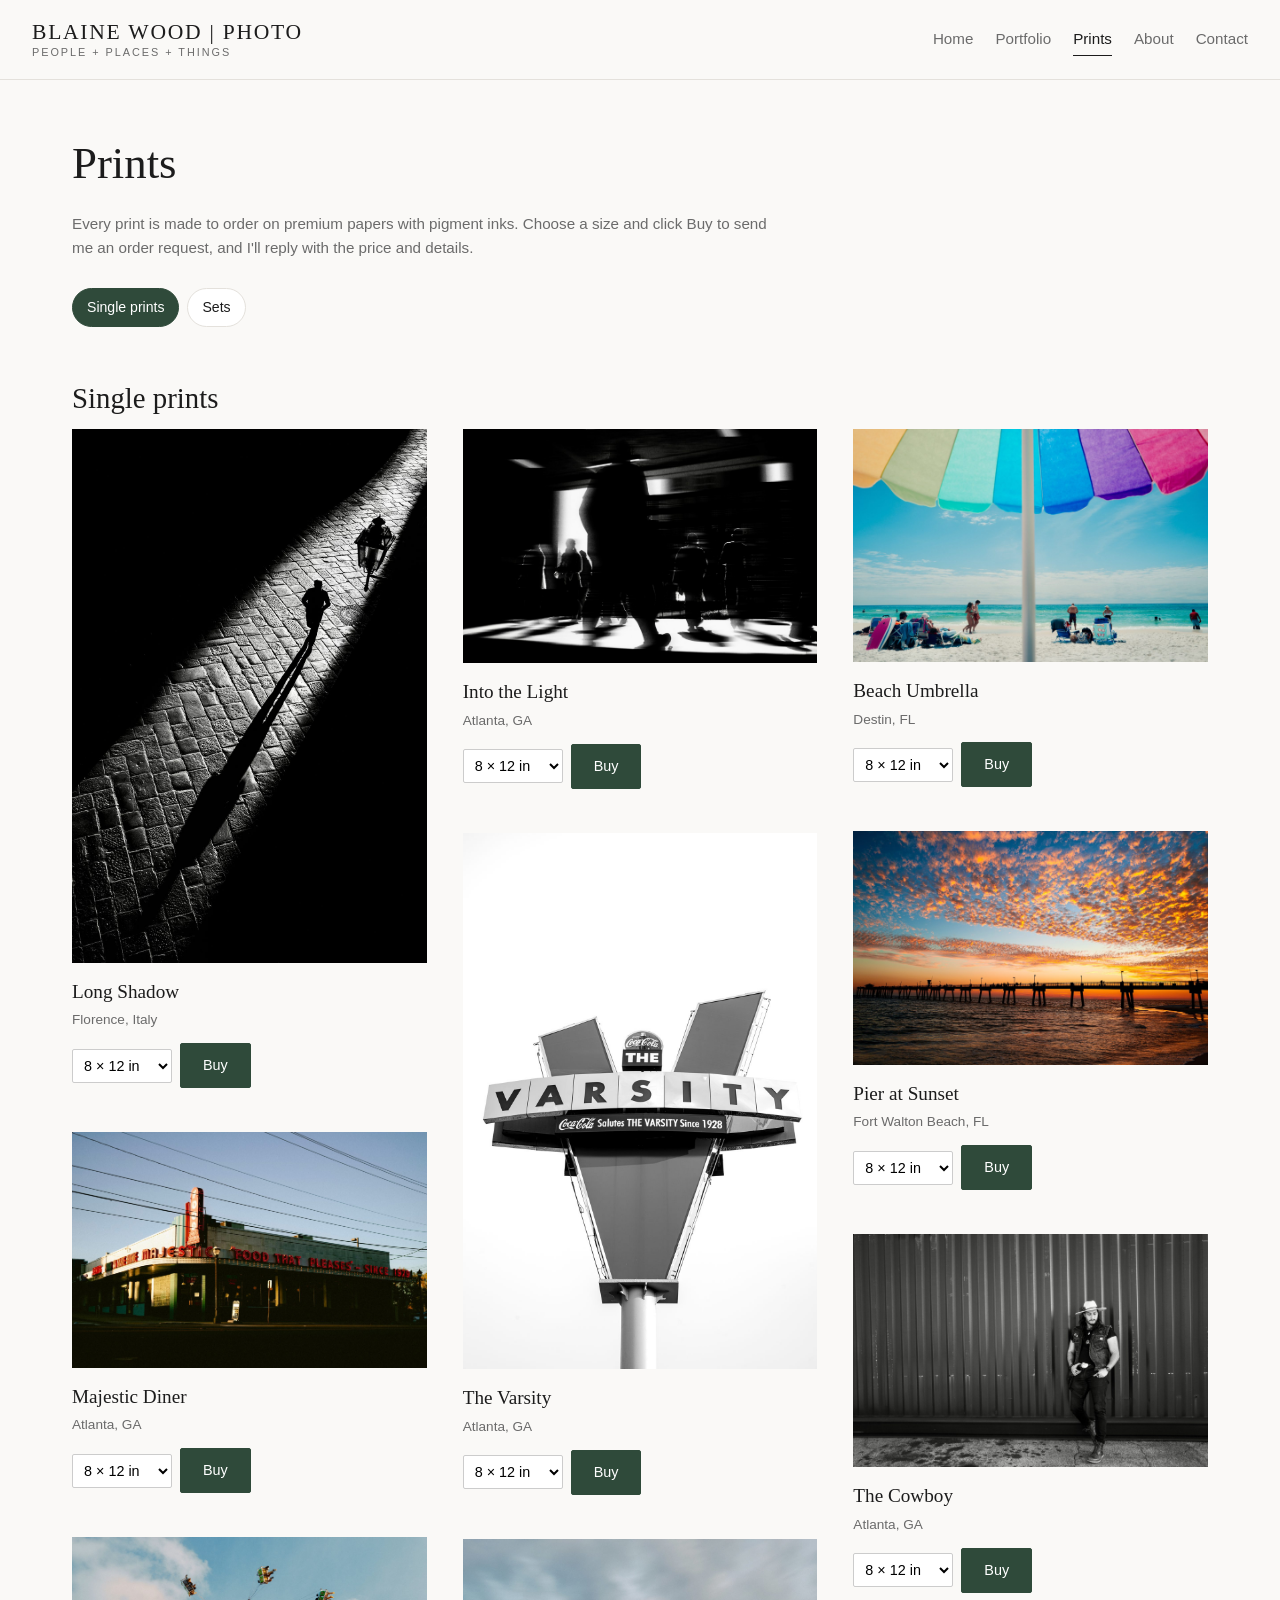
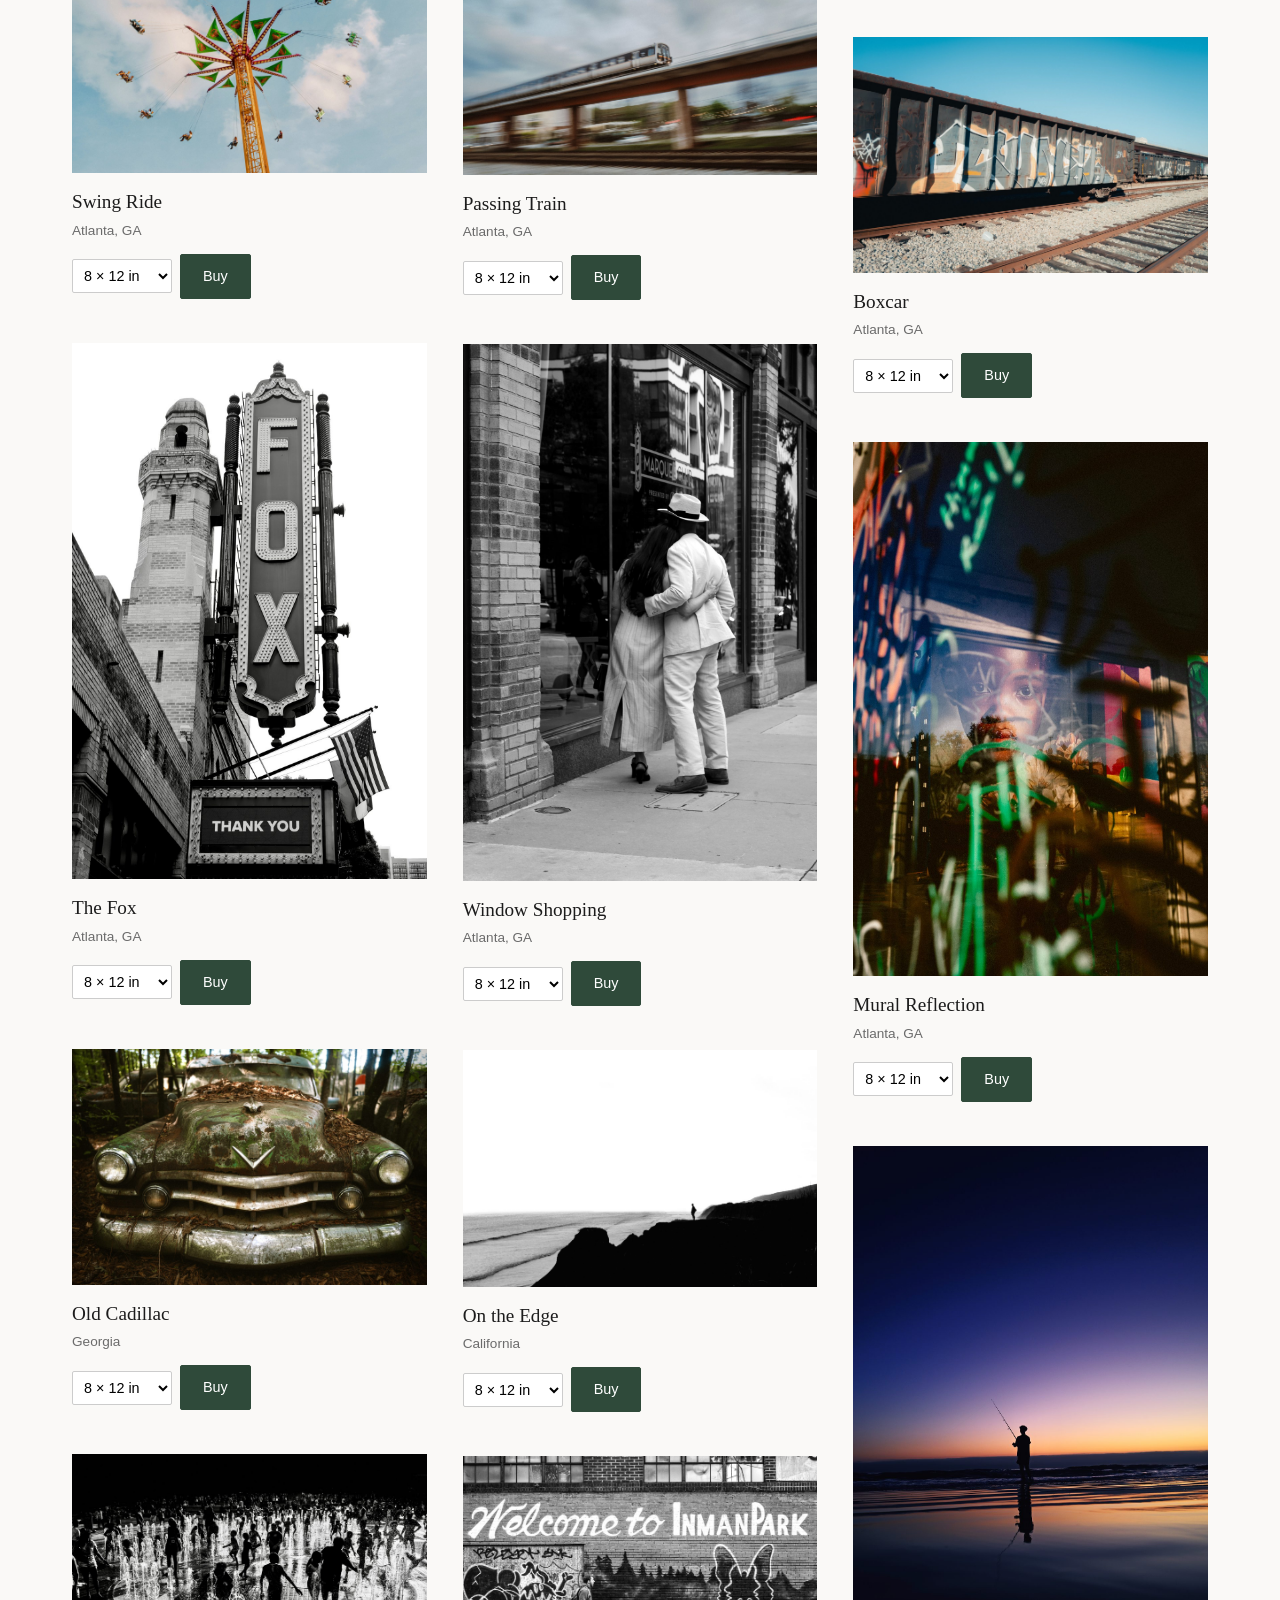
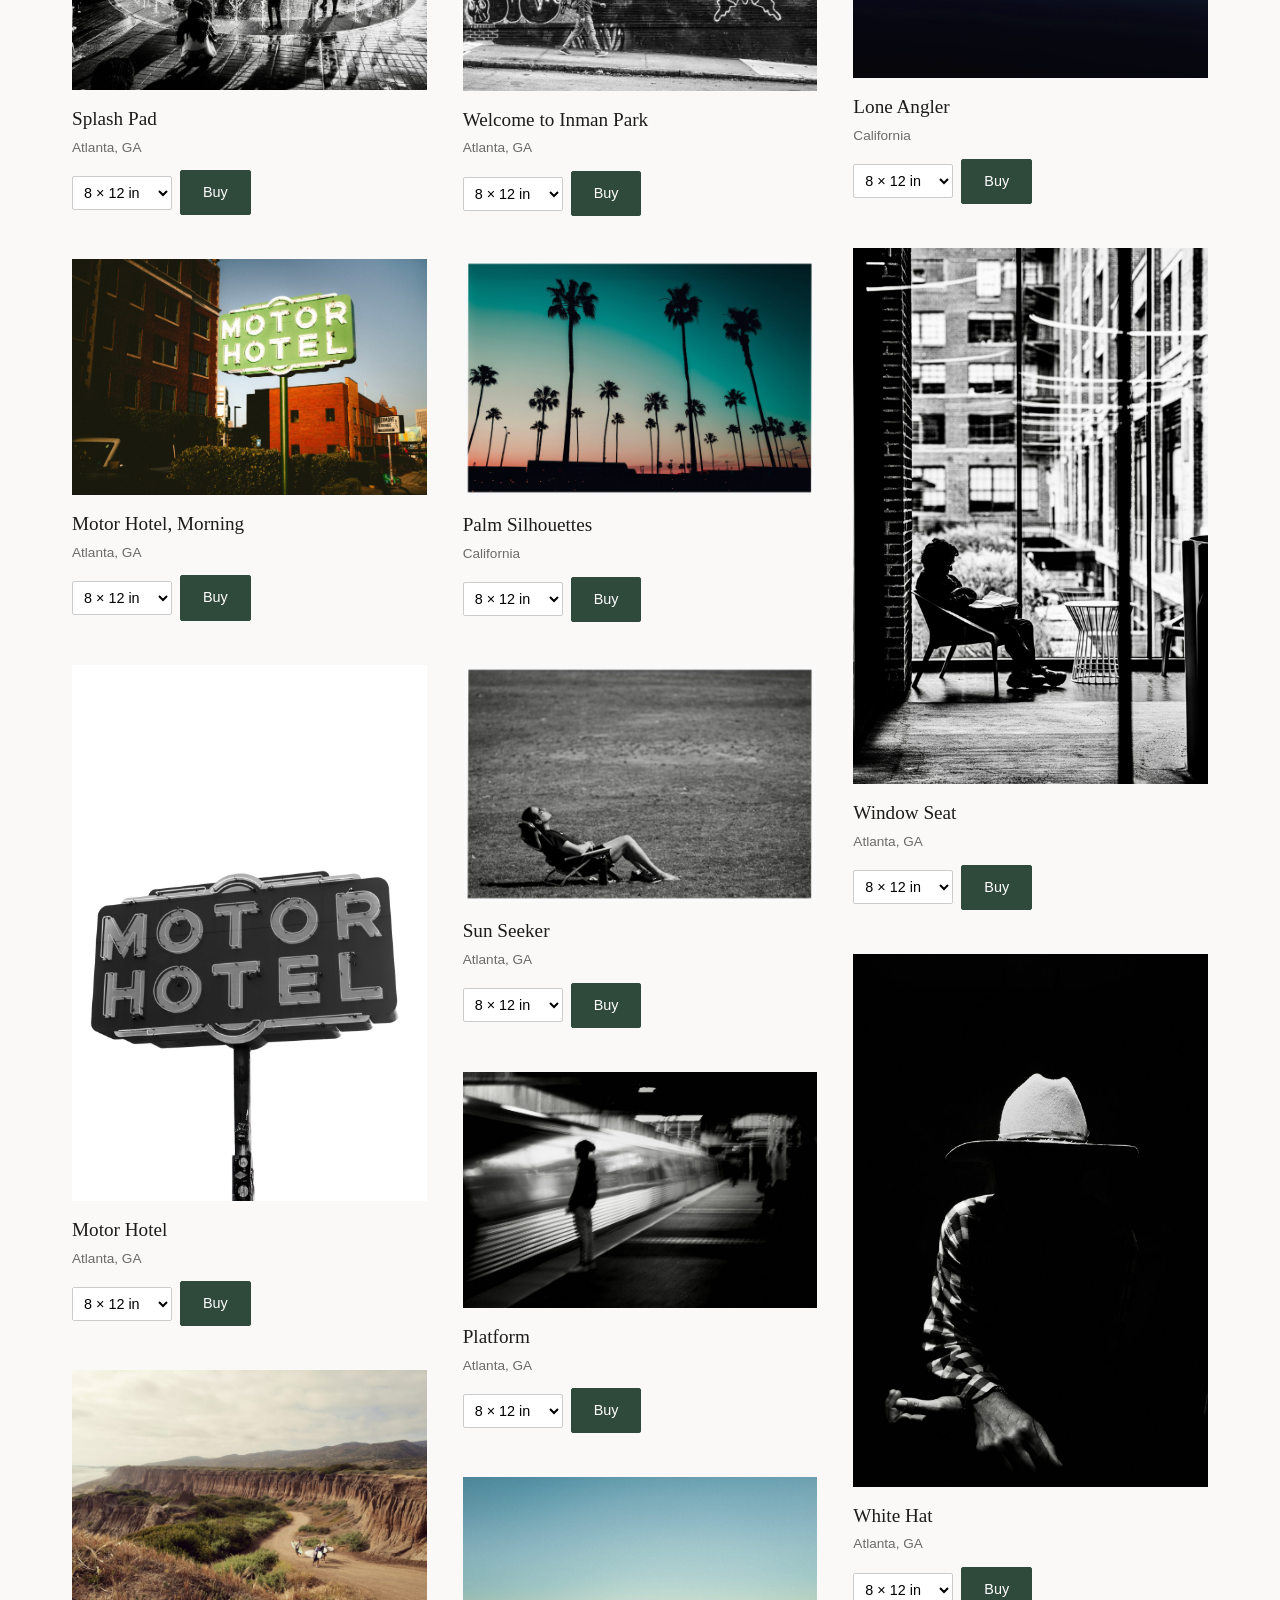
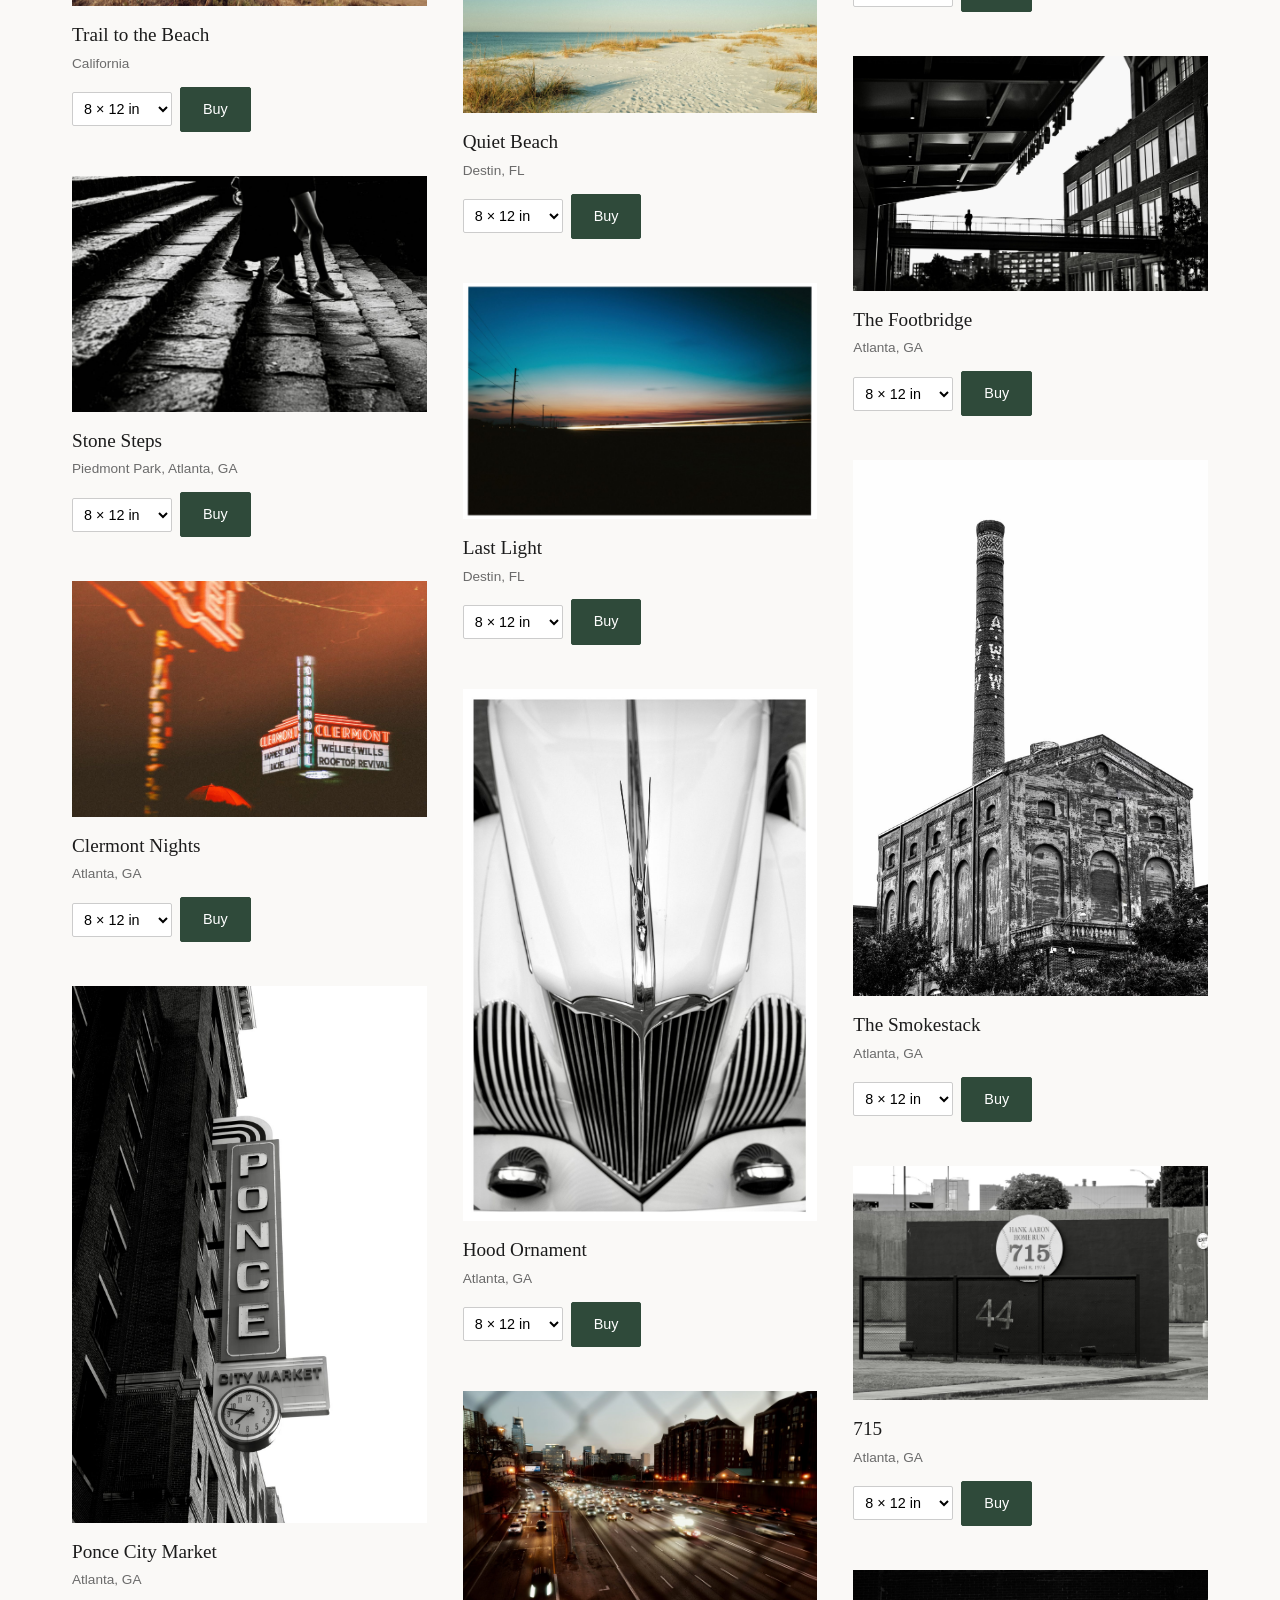
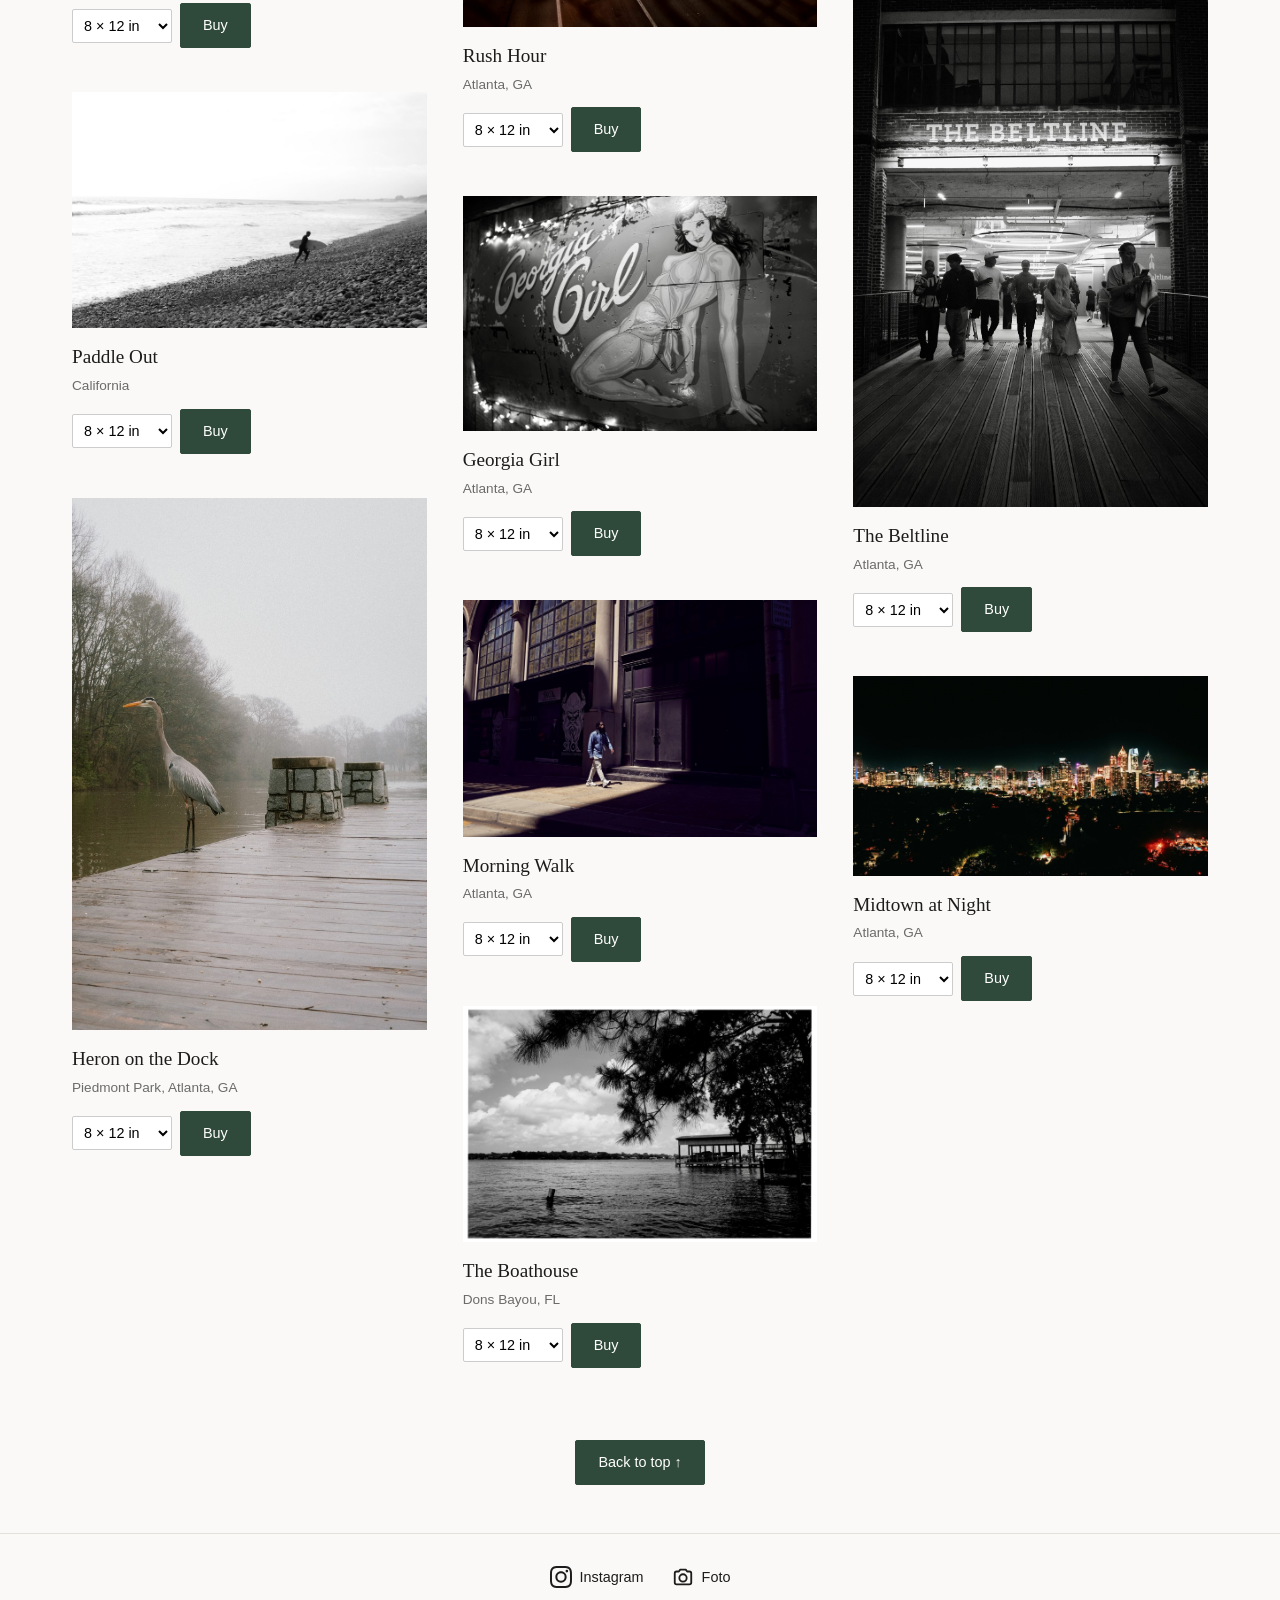
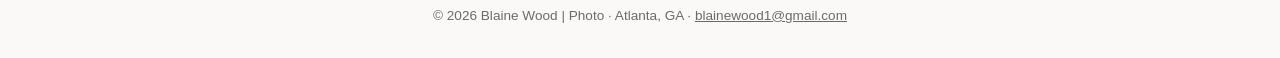
<file: prints.html>
<!doctype html>
<html lang="en">
<head>
<meta charset="utf-8">
<meta name="viewport" content="width=device-width, initial-scale=1">
<title>Prints · Blaine Wood | Photo</title>
<meta name="description" content="Fine art prints and print sets by Atlanta photographer Blaine Wood, from 8 x 12 to 24 x 36 inches.">
<link rel="stylesheet" href="site.css">
</head>
<body id="top">
<header class="site-header">
  <a class="logo" href="index.html"><span class="logo-text">Blaine Wood | Photo<span>People + Places + Things</span></span></a>
  <nav aria-label="Main">
    <a href="index.html">Home</a>
    <a href="portfolio.html">Portfolio</a>
    <a href="prints.html" class="active" aria-current="page">Prints</a>
    <a href="about.html">About</a>
    <a href="contact.html">Contact</a>
  </nav>
</header>
<main>
  <h1 class="page-title">Prints</h1>
  <p class="note">Every print is made to order on premium papers with pigment inks. Choose a size and click Buy to send me an order request, and I'll reply with the price and details.</p>
  <nav class="chips view-tabs" aria-label="Print sections">
    <a href="#singles" data-view="singles" class="active" aria-current="true">Single prints</a>
    <a href="#sets" data-view="sets">Sets</a>
  </nav>
  <section id="sets" class="tab-panel">
    <h2>Sets</h2>
    <p class="note">Related photos made to hang together. Buy the whole set, or pick any three.</p>
    <article class="set" data-gallery>
      <div class="set-strip" style="--n:3;--ar:3/2">
        <img src="images/portfolio/qc-on-the-edge.jpg" alt="A lone figure on a dark cliff above the surf, white sky" width="1600" height="1067" class="zoom" loading="lazy" data-title="On the Edge">
        <img src="images/portfolio/qc-lone-cypress.jpg" alt="A wind-shaped cypress silhouetted over the sea, pelicans flying past" width="1600" height="1065" class="zoom" loading="lazy" data-title="Lone Cypress">
        <img src="images/portfolio/qc-low-tide.jpg" alt="A lone figure on a bright sandbar beneath a dark bridge at low tide" width="1600" height="1063" class="zoom" loading="lazy" data-title="Low Tide">
      </div>
      <div class="set-info">
        <h3>Quiet Coast</h3>
        <p class="place">Southern California</p>
        <p>Lone figures and a single cypress set against wide, bright, empty space.</p>
        <p class="meta">On the Edge, Lone Cypress, Low Tide</p>
        <div class="buy"><select aria-label="How many prints for Quiet Coast"><option>All 3 prints</option></select> <select aria-label="Size for Quiet Coast"><option>8 × 12 in</option><option>12 × 18 in</option><option>16 × 24 in</option><option>20 × 30 in</option><option>24 × 36 in</option></select> <a class="btn" href="mailto:blainewood1@gmail.com">Buy set</a></div>
      </div>
    </article>
    <article class="set" data-gallery>
      <div class="set-strip" style="--n:3;--ar:3/2">
        <img src="images/portfolio/going-up.jpg" alt="People riding a long escalator out of the dark" width="1600" height="1065" class="zoom" loading="lazy" data-title="Going Up">
        <img src="images/prints/l1002274.jpg" alt="Kids playing in fountain jets" width="1600" height="1063" class="zoom" loading="lazy" data-title="Splash Pad">
        <img src="images/prints/l1004033.jpg" alt="Legs and shadows on old stone steps" width="1600" height="1063" class="zoom" loading="lazy" data-title="Stone Steps">
      </div>
      <div class="set-info">
        <h3>In Motion</h3>
        <p class="place">Atlanta, GA</p>
        <p>City crowds moving between deep shadow and hard light.</p>
        <p class="meta">Going Up, Splash Pad, Stone Steps</p>
        <div class="buy"><select aria-label="How many prints for In Motion"><option>All 3 prints</option></select> <select aria-label="Size for In Motion"><option>8 × 12 in</option><option>12 × 18 in</option><option>16 × 24 in</option><option>20 × 30 in</option><option>24 × 36 in</option></select> <a class="btn" href="mailto:blainewood1@gmail.com">Buy set</a></div>
      </div>
    </article>
    <article class="set" data-gallery>
      <div class="set-strip" style="--n:3;--ar:3/2">
        <img src="images/portfolio/old-board.jpg" alt="A worn orange surfboard hanging under a palm-frond shade" width="1600" height="1065" class="zoom" loading="lazy" data-title="Old Board">
        <img src="images/portfolio/trail-to-the-break.jpg" alt="Surfers carrying boards down a dirt trail below tall coastal bluffs" width="1600" height="1065" class="zoom" loading="lazy" data-title="Trail to the Break">
        <img src="images/portfolio/beach-cottages.jpg" alt="A row of red beach cottages, a man opening an umbrella and a woman at a dutch door" width="1600" height="1065" class="zoom" loading="lazy" data-title="Beach Cottages">
      </div>
      <div class="set-info">
        <h3>Surf Town</h3>
        <p class="place">Southern California</p>
        <p>Warm, faded afternoons on the Southern California coast.</p>
        <p class="meta">Old Board, Trail to the Break, Beach Cottages</p>
        <div class="buy"><select aria-label="How many prints for Surf Town"><option>All 3 prints</option></select> <select aria-label="Size for Surf Town"><option>8 × 12 in</option><option>12 × 18 in</option><option>16 × 24 in</option><option>20 × 30 in</option><option>24 × 36 in</option></select> <a class="btn" href="mailto:blainewood1@gmail.com">Buy set</a></div>
      </div>
    </article>
    <article class="set" data-gallery>
      <div class="set-strip" style="--n:3;--ar:3/2">
        <img src="images/portfolio/rod-rack.jpg" alt="Rows of rental fishing rods and reels standing in a rack" width="1600" height="1058" class="zoom" loading="lazy" data-title="Rod Rack">
        <img src="images/portfolio/the-pier.jpg" alt="A long fishing pier reaching into rough surf on a foggy day" width="1600" height="1058" class="zoom" loading="lazy" data-title="The Pier">
        <img src="images/portfolio/fish-on.jpg" alt="Hooded anglers bracing as a rod bends over the rail" width="1600" height="1058" class="zoom" loading="lazy" data-title="Fish On">
      </div>
      <div class="set-info">
        <h3>On the Pier</h3>
        <p class="place">Okaloosa Island, FL</p>
        <p>A gray, windy day on a fishing pier, from the rental rods to the catch.</p>
        <p class="meta">Rod Rack, The Pier, Fish On</p>
        <div class="buy"><select aria-label="How many prints for On the Pier"><option>All 3 prints</option></select> <select aria-label="Size for On the Pier"><option>8 × 12 in</option><option>12 × 18 in</option><option>16 × 24 in</option><option>20 × 30 in</option><option>24 × 36 in</option></select> <a class="btn" href="mailto:blainewood1@gmail.com">Buy set</a></div>
      </div>
    </article>
    <article class="set" data-gallery>
      <div class="set-strip" style="--n:3;--ar:3/2">
        <img src="images/portfolio/donuts.jpg" alt="A red neon DONUTS sign glowing over a rack of greeting cards" width="1600" height="1063" class="zoom" loading="lazy" data-title="Donuts">
        <img src="images/portfolio/red-tunnel.jpg" alt="An empty walkway under glowing red steel arches at night" width="1600" height="1063" class="zoom" loading="lazy" data-title="Red Tunnel">
        <img src="images/portfolio/not-your-ordinary.jpg" alt="A barbershop window lit red inside, gold lettering on the glass" width="1600" height="1063" class="zoom" loading="lazy" data-title="Not Your Ordinary">
      </div>
      <div class="set-info">
        <h3>Red Light</h3>
        <p class="place">Atlanta, GA</p>
        <p>One late-summer night in Atlanta, washed in red.</p>
        <p class="meta">Donuts, Red Tunnel, Not Your Ordinary</p>
        <div class="buy"><select aria-label="How many prints for Red Light"><option>All 3 prints</option></select> <select aria-label="Size for Red Light"><option>8 × 12 in</option><option>12 × 18 in</option><option>16 × 24 in</option><option>20 × 30 in</option><option>24 × 36 in</option></select> <a class="btn" href="mailto:blainewood1@gmail.com">Buy set</a></div>
      </div>
    </article>
    <article class="set" data-gallery>
      <div class="set-strip two" style="--n:2;--ar:3/2">
        <img src="images/portfolio/pine-savanna.jpg" alt="Tall pines standing over a marsh of grass under a cloudy sky" width="1600" height="1065" class="zoom" loading="lazy" data-title="Pine Savanna">
        <img src="images/portfolio/palmetto-woods.jpg" alt="Saw palmettos growing under twisted, lichen-covered oaks" width="1600" height="1065" class="zoom" loading="lazy" data-title="Palmetto Woods">
        <img src="images/portfolio/last-berries.jpg" alt="Dark berries hanging from a thin branch against a blurred forest" width="1600" height="1065" class="zoom" loading="lazy" data-title="Last Berries">
        <img src="images/portfolio/bay-shore.jpg" alt="Bare, lichen-covered trees and pines along a quiet sandy shore" width="1600" height="1065" class="zoom" loading="lazy" data-title="Bay Shore">
      </div>
      <div class="set-info">
        <h3>Into the Pines</h3>
        <p class="place">Pensacola, FL</p>
        <p>A gray December day in the coastal woods, from the palmettos to the shore.</p>
        <p class="meta">Pine Savanna, Palmetto Woods, Last Berries, Bay Shore</p>
        <div class="buy"><select aria-label="How many prints for Into the Pines"><option>All 4 prints</option><option>Any 3 (tell me which)</option></select> <select aria-label="Size for Into the Pines"><option>8 × 12 in</option><option>12 × 18 in</option><option>16 × 24 in</option><option>20 × 30 in</option><option>24 × 36 in</option></select> <a class="btn" href="mailto:blainewood1@gmail.com">Buy set</a></div>
      </div>
    </article>
    <article class="set" data-gallery>
      <div class="set-strip" style="--n:3;--ar:3/2">
        <img src="images/portfolio/green-onions.jpg" alt="A vendor bagging chopped green onions in front of a painted yellow wall" width="1600" height="1063" class="zoom" loading="lazy" data-title="Green Onions">
        <img src="images/portfolio/karst-valley.jpg" alt="Boats on a brown river winding between green limestone peaks" width="1086" height="721" class="zoom" loading="lazy" data-title="Karst Valley">
        <img src="images/portfolio/rice-field.jpg" alt="A farmer in a conical hat bent over a bright green rice field below limestone hills" width="1600" height="1063" class="zoom" loading="lazy" data-title="Rice Field">
      </div>
      <div class="set-info">
        <h3>Vietnam</h3>
        <p>Markets, mountains and rice fields in northern Vietnam.</p>
        <p class="meta">Green Onions, Karst Valley, Rice Field</p>
        <div class="buy"><select aria-label="How many prints for Vietnam"><option>All 3 prints</option></select> <select aria-label="Size for Vietnam"><option>8 × 12 in</option><option>12 × 18 in</option><option>16 × 24 in</option><option>20 × 30 in</option><option>24 × 36 in</option></select> <a class="btn" href="mailto:blainewood1@gmail.com">Buy set</a></div>
      </div>
    </article>
    <article class="set" data-gallery>
      <div class="set-strip" style="--n:3;--ar:3/2">
        <img src="images/portfolio/gulf-white-sand.jpg" alt="White sand and golden dune grass under a clear blue sky, a pier in the distance" width="1600" height="1065" class="zoom" loading="lazy" data-title="White Sand">
        <img src="images/portfolio/gulf-sea-oats.jpg" alt="Sea oats on a sand dune in low evening light" width="1600" height="1065" class="zoom" loading="lazy" data-title="Sea Oats">
        <img src="images/portfolio/gulf-lone-palm.jpg" alt="The sun flaring through a lone palm in the dunes" width="1600" height="1065" class="zoom" loading="lazy" data-title="Lone Palm">
      </div>
      <div class="set-info">
        <h3>Gulf Coast on Film</h3>
        <p class="place">Okaloosa Island, FL</p>
        <p>Soft pastel sand and sky from one roll of film.</p>
        <p class="meta">White Sand, Sea Oats, Lone Palm</p>
        <div class="buy"><select aria-label="How many prints for Gulf Coast on Film"><option>All 3 prints</option></select> <select aria-label="Size for Gulf Coast on Film"><option>8 × 12 in</option><option>12 × 18 in</option><option>16 × 24 in</option><option>20 × 30 in</option><option>24 × 36 in</option></select> <a class="btn" href="mailto:blainewood1@gmail.com">Buy set</a></div>
      </div>
    </article>
    <article class="set" data-gallery>
      <div class="set-strip" style="--n:3;--ar:3/2">
        <img src="images/portfolio/atl-food-that-pleases.jpg" alt="Red neon signs on a corner diner lit by low sun under power lines" width="1600" height="1063" class="zoom" loading="lazy" data-title="Food That Pleases">
        <img src="images/portfolio/atl-smokestacks.jpg" alt="A red brick mill and two tall smokestacks glowing in the last light" width="1600" height="1063" class="zoom" loading="lazy" data-title="Smokestacks">
        <img src="images/portfolio/atl-midtown-reflection.jpg" alt="Golden skyscrapers reflected in a dark lake, framed by tree branches" width="1600" height="1062" class="zoom" loading="lazy" data-title="Midtown Reflection">
      </div>
      <div class="set-info">
        <h3>Atlanta Gold</h3>
        <p class="place">Atlanta, GA</p>
        <p>Late-day sun across three Atlanta landmarks.</p>
        <p class="meta">Food That Pleases, Smokestacks, Midtown Reflection</p>
        <div class="buy"><select aria-label="How many prints for Atlanta Gold"><option>All 3 prints</option></select> <select aria-label="Size for Atlanta Gold"><option>8 × 12 in</option><option>12 × 18 in</option><option>16 × 24 in</option><option>20 × 30 in</option><option>24 × 36 in</option></select> <a class="btn" href="mailto:blainewood1@gmail.com">Buy set</a></div>
      </div>
    </article>
  </section>
  <section id="singles" class="tab-panel" data-gallery>
    <h2>Single prints</h2>
    <div class="grid">
    <article class="print">
      <img src="images/prints/l1001288.jpg" alt="Two figures on a sunlit brick path" width="1063" height="1600" class="zoom" loading="lazy" data-title="Long Shadow">
      <h3>Long Shadow</h3>
      <p class="place">Florence, Italy</p>
      <div class="buy"><select aria-label="Size for Long Shadow"><option>8 × 12 in</option><option>12 × 18 in</option><option>16 × 24 in</option><option>20 × 30 in</option><option>24 × 36 in</option></select> <a class="btn" href="mailto:blainewood1@gmail.com">Buy</a></div>
    </article>
    <article class="print">
      <img src="images/prints/majestic-diner.jpg" alt="Neon sign at golden hour" width="1600" height="1063" class="zoom" loading="lazy" data-title="Majestic Diner">
      <h3>Majestic Diner</h3>
      <p class="place">Atlanta, GA</p>
      <div class="buy"><select aria-label="Size for Majestic Diner"><option>8 × 12 in</option><option>12 × 18 in</option><option>16 × 24 in</option><option>20 × 30 in</option><option>24 × 36 in</option></select> <a class="btn" href="mailto:blainewood1@gmail.com">Buy</a></div>
    </article>
    <article class="print">
      <img src="images/prints/l1009540.jpg" alt="Fairground swings against a blue sky" width="1600" height="1065" class="zoom" loading="lazy" data-title="Swing Ride">
      <h3>Swing Ride</h3>
      <p class="place">Atlanta, GA</p>
      <div class="buy"><select aria-label="Size for Swing Ride"><option>8 × 12 in</option><option>12 × 18 in</option><option>16 × 24 in</option><option>20 × 30 in</option><option>24 × 36 in</option></select> <a class="btn" href="mailto:blainewood1@gmail.com">Buy</a></div>
    </article>
    <article class="print">
      <img src="images/prints/l1004830.jpg" alt="Theatre marquee with a &quot;Thank You&quot; sign" width="1058" height="1600" class="zoom" loading="lazy" data-title="The Fox">
      <h3>The Fox</h3>
      <p class="place">Atlanta, GA</p>
      <div class="buy"><select aria-label="Size for The Fox"><option>8 × 12 in</option><option>12 × 18 in</option><option>16 × 24 in</option><option>20 × 30 in</option><option>24 × 36 in</option></select> <a class="btn" href="mailto:blainewood1@gmail.com">Buy</a></div>
    </article>
    <article class="print">
      <img src="images/prints/l1009696.jpg" alt="A moss-covered car in the woods" width="1600" height="1065" class="zoom" loading="lazy" data-title="Old Cadillac">
      <h3>Old Cadillac</h3>
      <p class="place">Georgia</p>
      <div class="buy"><select aria-label="Size for Old Cadillac"><option>8 × 12 in</option><option>12 × 18 in</option><option>16 × 24 in</option><option>20 × 30 in</option><option>24 × 36 in</option></select> <a class="btn" href="mailto:blainewood1@gmail.com">Buy</a></div>
    </article>
    <article class="print">
      <img src="images/prints/l1002274.jpg" alt="Kids playing in fountain jets" width="1600" height="1063" class="zoom" loading="lazy" data-title="Splash Pad">
      <h3>Splash Pad</h3>
      <p class="place">Atlanta, GA</p>
      <div class="buy"><select aria-label="Size for Splash Pad"><option>8 × 12 in</option><option>12 × 18 in</option><option>16 × 24 in</option><option>20 × 30 in</option><option>24 × 36 in</option></select> <a class="btn" href="mailto:blainewood1@gmail.com">Buy</a></div>
    </article>
    <article class="print">
      <img src="images/prints/l1003771.jpg" alt="Green Motor Hotel sign beside red brick buildings" width="1600" height="1063" class="zoom" loading="lazy" data-title="Motor Hotel, Morning">
      <h3>Motor Hotel, Morning</h3>
      <p class="place">Atlanta, GA</p>
      <div class="buy"><select aria-label="Size for Motor Hotel, Morning"><option>8 × 12 in</option><option>12 × 18 in</option><option>16 × 24 in</option><option>20 × 30 in</option><option>24 × 36 in</option></select> <a class="btn" href="mailto:blainewood1@gmail.com">Buy</a></div>
    </article>
    <article class="print">
      <img src="images/prints/l1004840.jpg" alt="Motor Hotel sign against a white sky" width="1058" height="1600" class="zoom" loading="lazy" data-title="Motor Hotel">
      <h3>Motor Hotel</h3>
      <p class="place">Atlanta, GA</p>
      <div class="buy"><select aria-label="Size for Motor Hotel"><option>8 × 12 in</option><option>12 × 18 in</option><option>16 × 24 in</option><option>20 × 30 in</option><option>24 × 36 in</option></select> <a class="btn" href="mailto:blainewood1@gmail.com">Buy</a></div>
    </article>
    <article class="print">
      <img src="images/prints/l1010147.jpg" alt="Surfers walking a canyon trail toward the ocean" width="1600" height="1065" class="zoom" loading="lazy" data-title="Trail to the Beach">
      <h3>Trail to the Beach</h3>
      <p class="place">California</p>
      <div class="buy"><select aria-label="Size for Trail to the Beach"><option>8 × 12 in</option><option>12 × 18 in</option><option>16 × 24 in</option><option>20 × 30 in</option><option>24 × 36 in</option></select> <a class="btn" href="mailto:blainewood1@gmail.com">Buy</a></div>
    </article>
    <article class="print">
      <img src="images/prints/l1004033.jpg" alt="Legs and shadows on old stone steps" width="1600" height="1063" class="zoom" loading="lazy" data-title="Stone Steps">
      <h3>Stone Steps</h3>
      <p class="place">Piedmont Park, Atlanta, GA</p>
      <div class="buy"><select aria-label="Size for Stone Steps"><option>8 × 12 in</option><option>12 × 18 in</option><option>16 × 24 in</option><option>20 × 30 in</option><option>24 × 36 in</option></select> <a class="btn" href="mailto:blainewood1@gmail.com">Buy</a></div>
    </article>
    <article class="print">
      <img src="images/prints/img_3733.jpg" alt="Glowing Clermont marquee at night" width="1600" height="1063" class="zoom" loading="lazy" data-title="Clermont Nights">
      <h3>Clermont Nights</h3>
      <p class="place">Atlanta, GA</p>
      <div class="buy"><select aria-label="Size for Clermont Nights"><option>8 × 12 in</option><option>12 × 18 in</option><option>16 × 24 in</option><option>20 × 30 in</option><option>24 × 36 in</option></select> <a class="btn" href="mailto:blainewood1@gmail.com">Buy</a></div>
    </article>
    <article class="print">
      <img src="images/prints/l1004837.jpg" alt="Vertical Ponce sign and clock" width="1058" height="1600" class="zoom" loading="lazy" data-title="Ponce City Market">
      <h3>Ponce City Market</h3>
      <p class="place">Atlanta, GA</p>
      <div class="buy"><select aria-label="Size for Ponce City Market"><option>8 × 12 in</option><option>12 × 18 in</option><option>16 × 24 in</option><option>20 × 30 in</option><option>24 × 36 in</option></select> <a class="btn" href="mailto:blainewood1@gmail.com">Buy</a></div>
    </article>
    <article class="print">
      <img src="images/prints/l1010163.jpg" alt="A surfer crossing a stony beach" width="1600" height="1065" class="zoom" loading="lazy" data-title="Paddle Out">
      <h3>Paddle Out</h3>
      <p class="place">California</p>
      <div class="buy"><select aria-label="Size for Paddle Out"><option>8 × 12 in</option><option>12 × 18 in</option><option>16 × 24 in</option><option>20 × 30 in</option><option>24 × 36 in</option></select> <a class="btn" href="mailto:blainewood1@gmail.com">Buy</a></div>
    </article>
    <article class="print">
      <img src="images/prints/l1003455.jpg" alt="A heron on a rainy wooden dock" width="1065" height="1600" class="zoom" loading="lazy" data-title="Heron on the Dock">
      <h3>Heron on the Dock</h3>
      <p class="place">Piedmont Park, Atlanta, GA</p>
      <div class="buy"><select aria-label="Size for Heron on the Dock"><option>8 × 12 in</option><option>12 × 18 in</option><option>16 × 24 in</option><option>20 × 30 in</option><option>24 × 36 in</option></select> <a class="btn" href="mailto:blainewood1@gmail.com">Buy</a></div>
    </article>
    <article class="print">
      <img src="images/prints/labbet.jpg" alt="Silhouetted walkers in harsh light" width="1600" height="1058" class="zoom" loading="lazy" data-title="Into the Light">
      <h3>Into the Light</h3>
      <p class="place">Atlanta, GA</p>
      <div class="buy"><select aria-label="Size for Into the Light"><option>8 × 12 in</option><option>12 × 18 in</option><option>16 × 24 in</option><option>20 × 30 in</option><option>24 × 36 in</option></select> <a class="btn" href="mailto:blainewood1@gmail.com">Buy</a></div>
    </article>
    <article class="print">
      <img src="images/prints/l1004827.jpg" alt="The Varsity sign against a white sky" width="1058" height="1600" class="zoom" loading="lazy" data-title="The Varsity">
      <h3>The Varsity</h3>
      <p class="place">Atlanta, GA</p>
      <div class="buy"><select aria-label="Size for The Varsity"><option>8 × 12 in</option><option>12 × 18 in</option><option>16 × 24 in</option><option>20 × 30 in</option><option>24 × 36 in</option></select> <a class="btn" href="mailto:blainewood1@gmail.com">Buy</a></div>
    </article>
    <article class="print">
      <img src="images/prints/l1006271.jpg" alt="A train blurring across an elevated track" width="1600" height="1065" class="zoom" loading="lazy" data-title="Passing Train">
      <h3>Passing Train</h3>
      <p class="place">Atlanta, GA</p>
      <div class="buy"><select aria-label="Size for Passing Train"><option>8 × 12 in</option><option>12 × 18 in</option><option>16 × 24 in</option><option>20 × 30 in</option><option>24 × 36 in</option></select> <a class="btn" href="mailto:blainewood1@gmail.com">Buy</a></div>
    </article>
    <article class="print">
      <img src="images/prints/l1004590-2.jpg" alt="A couple embracing by a shop window" width="1058" height="1600" class="zoom" loading="lazy" data-title="Window Shopping">
      <h3>Window Shopping</h3>
      <p class="place">Atlanta, GA</p>
      <div class="buy"><select aria-label="Size for Window Shopping"><option>8 × 12 in</option><option>12 × 18 in</option><option>16 × 24 in</option><option>20 × 30 in</option><option>24 × 36 in</option></select> <a class="btn" href="mailto:blainewood1@gmail.com">Buy</a></div>
    </article>
    <article class="print">
      <img src="images/prints/l1010186.jpg" alt="A lone figure above the sea" width="1600" height="1067" class="zoom" loading="lazy" data-title="On the Edge">
      <h3>On the Edge</h3>
      <p class="place">California</p>
      <div class="buy"><select aria-label="Size for On the Edge"><option>8 × 12 in</option><option>12 × 18 in</option><option>16 × 24 in</option><option>20 × 30 in</option><option>24 × 36 in</option></select> <a class="btn" href="mailto:blainewood1@gmail.com">Buy</a></div>
    </article>
    <article class="print">
      <img src="images/prints/l1008028.jpg" alt="A man walking past a painted brick wall in Inman Park" width="1600" height="1058" class="zoom" loading="lazy" data-title="Welcome to Inman Park">
      <h3>Welcome to Inman Park</h3>
      <p class="place">Atlanta, GA</p>
      <div class="buy"><select aria-label="Size for Welcome to Inman Park"><option>8 × 12 in</option><option>12 × 18 in</option><option>16 × 24 in</option><option>20 × 30 in</option><option>24 × 36 in</option></select> <a class="btn" href="mailto:blainewood1@gmail.com">Buy</a></div>
    </article>
    <article class="print">
      <img src="images/prints/l1007912.jpg" alt="Tall palm trees against a teal and pink sunset" width="1600" height="1065" class="zoom" loading="lazy" data-title="Palm Silhouettes">
      <h3>Palm Silhouettes</h3>
      <p class="place">California</p>
      <div class="buy"><select aria-label="Size for Palm Silhouettes"><option>8 × 12 in</option><option>12 × 18 in</option><option>16 × 24 in</option><option>20 × 30 in</option><option>24 × 36 in</option></select> <a class="btn" href="mailto:blainewood1@gmail.com">Buy</a></div>
    </article>
    <article class="print">
      <img src="images/prints/dsc04027.jpg" alt="A woman reclining in a folding chair on a sunny lawn" width="1600" height="1067" class="zoom" loading="lazy" data-title="Sun Seeker">
      <h3>Sun Seeker</h3>
      <p class="place">Atlanta, GA</p>
      <div class="buy"><select aria-label="Size for Sun Seeker"><option>8 × 12 in</option><option>12 × 18 in</option><option>16 × 24 in</option><option>20 × 30 in</option><option>24 × 36 in</option></select> <a class="btn" href="mailto:blainewood1@gmail.com">Buy</a></div>
    </article>
    <article class="print">
      <img src="images/prints/l1004623.jpg" alt="A figure waiting as a train blurs past" width="1600" height="1065" class="zoom" loading="lazy" data-title="Platform">
      <h3>Platform</h3>
      <p class="place">Atlanta, GA</p>
      <div class="buy"><select aria-label="Size for Platform"><option>8 × 12 in</option><option>12 × 18 in</option><option>16 × 24 in</option><option>20 × 30 in</option><option>24 × 36 in</option></select> <a class="btn" href="mailto:blainewood1@gmail.com">Buy</a></div>
    </article>
    <article class="print">
      <img src="images/prints/l1008076.jpg" alt="Dune grass and an empty white-sand beach" width="1600" height="1065" class="zoom" loading="lazy" data-title="Quiet Beach">
      <h3>Quiet Beach</h3>
      <p class="place">Destin, FL</p>
      <div class="buy"><select aria-label="Size for Quiet Beach"><option>8 × 12 in</option><option>12 × 18 in</option><option>16 × 24 in</option><option>20 × 30 in</option><option>24 × 36 in</option></select> <a class="btn" href="mailto:blainewood1@gmail.com">Buy</a></div>
    </article>
    <article class="print">
      <img src="images/prints/l1001146.jpg" alt="Car light trails along a road at dusk" width="1600" height="1065" class="zoom" loading="lazy" data-title="Last Light">
      <h3>Last Light</h3>
      <p class="place">Destin, FL</p>
      <div class="buy"><select aria-label="Size for Last Light"><option>8 × 12 in</option><option>12 × 18 in</option><option>16 × 24 in</option><option>20 × 30 in</option><option>24 × 36 in</option></select> <a class="btn" href="mailto:blainewood1@gmail.com">Buy</a></div>
    </article>
    <article class="print">
      <img src="images/prints/l1001081.jpg" alt="The chrome grille of a vintage white car" width="1065" height="1600" class="zoom" loading="lazy" data-title="Hood Ornament">
      <h3>Hood Ornament</h3>
      <p class="place">Atlanta, GA</p>
      <div class="buy"><select aria-label="Size for Hood Ornament"><option>8 × 12 in</option><option>12 × 18 in</option><option>16 × 24 in</option><option>20 × 30 in</option><option>24 × 36 in</option></select> <a class="btn" href="mailto:blainewood1@gmail.com">Buy</a></div>
    </article>
    <article class="print">
      <img src="images/prints/l1005261.jpg" alt="City traffic at dusk seen through a chain-link fence" width="1600" height="1065" class="zoom" loading="lazy" data-title="Rush Hour">
      <h3>Rush Hour</h3>
      <p class="place">Atlanta, GA</p>
      <div class="buy"><select aria-label="Size for Rush Hour"><option>8 × 12 in</option><option>12 × 18 in</option><option>16 × 24 in</option><option>20 × 30 in</option><option>24 × 36 in</option></select> <a class="btn" href="mailto:blainewood1@gmail.com">Buy</a></div>
    </article>
    <article class="print">
      <img src="images/prints/l1001996.jpg" alt="A vintage pin-up mural framed by string lights" width="1600" height="1058" class="zoom" loading="lazy" data-title="Georgia Girl">
      <h3>Georgia Girl</h3>
      <p class="place">Atlanta, GA</p>
      <div class="buy"><select aria-label="Size for Georgia Girl"><option>8 × 12 in</option><option>12 × 18 in</option><option>16 × 24 in</option><option>20 × 30 in</option><option>24 × 36 in</option></select> <a class="btn" href="mailto:blainewood1@gmail.com">Buy</a></div>
    </article>
    <article class="print">
      <img src="images/prints/l1007743.jpg" alt="A man walking through sunlight past an old building" width="1600" height="1065" class="zoom" loading="lazy" data-title="Morning Walk">
      <h3>Morning Walk</h3>
      <p class="place">Atlanta, GA</p>
      <div class="buy"><select aria-label="Size for Morning Walk"><option>8 × 12 in</option><option>12 × 18 in</option><option>16 × 24 in</option><option>20 × 30 in</option><option>24 × 36 in</option></select> <a class="btn" href="mailto:blainewood1@gmail.com">Buy</a></div>
    </article>
    <article class="print">
      <img src="images/prints/l1001181.jpg" alt="A boathouse on the water under pine branches" width="1600" height="1065" class="zoom" loading="lazy" data-title="The Boathouse">
      <h3>The Boathouse</h3>
      <p class="place">Dons Bayou, FL</p>
      <div class="buy"><select aria-label="Size for The Boathouse"><option>8 × 12 in</option><option>12 × 18 in</option><option>16 × 24 in</option><option>20 × 30 in</option><option>24 × 36 in</option></select> <a class="btn" href="mailto:blainewood1@gmail.com">Buy</a></div>
    </article>
    <article class="print">
      <img src="images/prints/beach-umbrella.jpg" alt="A rainbow beach umbrella over a turquoise sea" width="1600" height="1051" class="zoom" loading="lazy" data-title="Beach Umbrella">
      <h3>Beach Umbrella</h3>
      <p class="place">Destin, FL</p>
      <div class="buy"><select aria-label="Size for Beach Umbrella"><option>8 × 12 in</option><option>12 × 18 in</option><option>16 × 24 in</option><option>20 × 30 in</option><option>24 × 36 in</option></select> <a class="btn" href="mailto:blainewood1@gmail.com">Buy</a></div>
    </article>
    <article class="print">
      <img src="images/prints/pier-at-sunset.jpg" alt="A fishing pier silhouetted under fiery sunset clouds" width="1600" height="1053" class="zoom" loading="lazy" data-title="Pier at Sunset">
      <h3>Pier at Sunset</h3>
      <p class="place">Fort Walton Beach, FL</p>
      <div class="buy"><select aria-label="Size for Pier at Sunset"><option>8 × 12 in</option><option>12 × 18 in</option><option>16 × 24 in</option><option>20 × 30 in</option><option>24 × 36 in</option></select> <a class="btn" href="mailto:blainewood1@gmail.com">Buy</a></div>
    </article>
    <article class="print">
      <img src="images/prints/the-cowboy.jpg" alt="A man in a cowboy hat against a corrugated metal wall" width="1600" height="1051" class="zoom" loading="lazy" data-title="The Cowboy">
      <h3>The Cowboy</h3>
      <p class="place">Atlanta, GA</p>
      <div class="buy"><select aria-label="Size for The Cowboy"><option>8 × 12 in</option><option>12 × 18 in</option><option>16 × 24 in</option><option>20 × 30 in</option><option>24 × 36 in</option></select> <a class="btn" href="mailto:blainewood1@gmail.com">Buy</a></div>
    </article>
    <article class="print">
      <img src="images/prints/boxcar.jpg" alt="A graffiti-covered boxcar under a blue sky" width="1600" height="1065" class="zoom" loading="lazy" data-title="Boxcar">
      <h3>Boxcar</h3>
      <p class="place">Atlanta, GA</p>
      <div class="buy"><select aria-label="Size for Boxcar"><option>8 × 12 in</option><option>12 × 18 in</option><option>16 × 24 in</option><option>20 × 30 in</option><option>24 × 36 in</option></select> <a class="btn" href="mailto:blainewood1@gmail.com">Buy</a></div>
    </article>
    <article class="print">
      <img src="images/prints/l1005732.jpg" alt="A painted child&#x27;s face on a mural seen through a window covered in green graffiti" width="1063" height="1600" class="zoom" loading="lazy" data-title="Mural Reflection">
      <h3>Mural Reflection</h3>
      <p class="place">Atlanta, GA</p>
      <div class="buy"><select aria-label="Size for Mural Reflection"><option>8 × 12 in</option><option>12 × 18 in</option><option>16 × 24 in</option><option>20 × 30 in</option><option>24 × 36 in</option></select> <a class="btn" href="mailto:blainewood1@gmail.com">Buy</a></div>
    </article>
    <article class="print">
      <img src="images/prints/lone-angler.jpg" alt="A lone fisherman silhouetted on the beach at dusk under a deep blue sky" width="1065" height="1600" class="zoom" loading="lazy" data-title="Lone Angler">
      <h3>Lone Angler</h3>
      <p class="place">California</p>
      <div class="buy"><select aria-label="Size for Lone Angler"><option>8 × 12 in</option><option>12 × 18 in</option><option>16 × 24 in</option><option>20 × 30 in</option><option>24 × 36 in</option></select> <a class="btn" href="mailto:blainewood1@gmail.com">Buy</a></div>
    </article>
    <article class="print">
      <img src="images/prints/l1007879.jpg" alt="A woman reading in a chair by a tall window above a brick courtyard" width="1058" height="1600" class="zoom" loading="lazy" data-title="Window Seat">
      <h3>Window Seat</h3>
      <p class="place">Atlanta, GA</p>
      <div class="buy"><select aria-label="Size for Window Seat"><option>8 × 12 in</option><option>12 × 18 in</option><option>16 × 24 in</option><option>20 × 30 in</option><option>24 × 36 in</option></select> <a class="btn" href="mailto:blainewood1@gmail.com">Buy</a></div>
    </article>
    <article class="print">
      <img src="images/prints/l1010712.jpg" alt="A man in a white cowboy hat and plaid shirt, his face lost in shadow" width="1065" height="1600" class="zoom" loading="lazy" data-title="White Hat">
      <h3>White Hat</h3>
      <p class="place">Atlanta, GA</p>
      <div class="buy"><select aria-label="Size for White Hat"><option>8 × 12 in</option><option>12 × 18 in</option><option>16 × 24 in</option><option>20 × 30 in</option><option>24 × 36 in</option></select> <a class="btn" href="mailto:blainewood1@gmail.com">Buy</a></div>
    </article>
    <article class="print">
      <img src="images/prints/l1007418.jpg" alt="Black and white silhouette of a lone figure on a footbridge between a modern canopy and a brick building at dusk" width="1600" height="1058" class="zoom" loading="lazy" data-title="The Footbridge">
      <h3>The Footbridge</h3>
      <p class="place">Atlanta, GA</p>
      <div class="buy"><select aria-label="Size for The Footbridge"><option>8 × 12 in</option><option>12 × 18 in</option><option>16 × 24 in</option><option>20 × 30 in</option><option>24 × 36 in</option></select> <a class="btn" href="mailto:blainewood1@gmail.com">Buy</a></div>
    </article>
    <article class="print">
      <img src="images/prints/l1005316.jpg" alt="Black and white photo of an old brick power plant with a tall patterned smokestack against a white sky" width="1058" height="1600" class="zoom" loading="lazy" data-title="The Smokestack">
      <h3>The Smokestack</h3>
      <p class="place">Atlanta, GA</p>
      <div class="buy"><select aria-label="Size for The Smokestack"><option>8 × 12 in</option><option>12 × 18 in</option><option>16 × 24 in</option><option>20 × 30 in</option><option>24 × 36 in</option></select> <a class="btn" href="mailto:blainewood1@gmail.com">Buy</a></div>
    </article>
    <article class="print">
      <img src="images/prints/l1005185.jpg" alt="Black and white photo of the Hank Aaron home run 715 marker and number 44 on a wall in Atlanta" width="1600" height="1058" class="zoom" loading="lazy" data-title="715">
      <h3>715</h3>
      <p class="place">Atlanta, GA</p>
      <div class="buy"><select aria-label="Size for 715"><option>8 × 12 in</option><option>12 × 18 in</option><option>16 × 24 in</option><option>20 × 30 in</option><option>24 × 36 in</option></select> <a class="btn" href="mailto:blainewood1@gmail.com">Buy</a></div>
    </article>
    <article class="print">
      <img src="images/prints/l1004272.jpg" alt="Black and white photo of people walking out of a lit brick building beneath a sign reading The Beltline" width="1057" height="1600" class="zoom" loading="lazy" data-title="The Beltline">
      <h3>The Beltline</h3>
      <p class="place">Atlanta, GA</p>
      <div class="buy"><select aria-label="Size for The Beltline"><option>8 × 12 in</option><option>12 × 18 in</option><option>16 × 24 in</option><option>20 × 30 in</option><option>24 × 36 in</option></select> <a class="btn" href="mailto:blainewood1@gmail.com">Buy</a></div>
    </article>
    <article class="print">
      <img src="images/prints/dji-0041.jpg" alt="Aerial view of the Atlanta skyline lit up at night above dark treetops and a park" width="1600" height="899" class="zoom" loading="lazy" data-title="Midtown at Night">
      <h3>Midtown at Night</h3>
      <p class="place">Atlanta, GA</p>
      <div class="buy"><select aria-label="Size for Midtown at Night"><option>8 × 12 in</option><option>12 × 18 in</option><option>16 × 24 in</option><option>20 × 30 in</option><option>24 × 36 in</option></select> <a class="btn" href="mailto:blainewood1@gmail.com">Buy</a></div>
    </article>
    </div>
  </section>
  <p class="to-top"><a class="btn" href="#top">Back to top &uarr;</a></p>
</main>
<footer class="site-footer">
  <div class="socials">
    <a href="https://www.instagram.com/blaine_would/" target="_blank" rel="noopener" aria-label="Blaine on Instagram"><svg viewBox="0 0 24 24" aria-hidden="true"><path d="M7.0301.084c-1.2768.0602-2.1487.264-2.911.5634-.7888.3075-1.4575.72-2.1228 1.3877-.6652.6677-1.075 1.3368-1.3802 2.127-.2954.7638-.4956 1.6365-.552 2.914-.0564 1.2775-.0689 1.6882-.0626 4.947.0062 3.2586.0206 3.6671.0825 4.9473.061 1.2765.264 2.1482.5635 2.9107.308.7889.72 1.4573 1.388 2.1228.6679.6655 1.3365 1.0743 2.1285 1.38.7632.295 1.6361.4961 2.9134.552 1.2773.056 1.6884.069 4.9462.0627 3.2578-.0062 3.668-.0207 4.9478-.0814 1.28-.0607 2.147-.2652 2.9098-.5633.7889-.3086 1.4578-.72 2.1228-1.3881.665-.6682 1.0745-1.3378 1.3795-2.1284.2957-.7632.4966-1.636.552-2.9124.056-1.2809.0692-1.6898.063-4.948-.0063-3.2583-.021-3.6668-.0817-4.9465-.0607-1.2797-.264-2.1487-.5633-2.9117-.3084-.7889-.72-1.4568-1.3876-2.1228C21.2982 1.33 20.628.9208 19.8378.6165 19.074.321 18.2017.1197 16.9244.0645 15.6471.0093 15.236-.005 11.977.0014 8.718.0076 8.31.0215 7.0301.0839m.1402 21.6932c-1.17-.0509-1.8053-.2453-2.2287-.408-.5606-.216-.96-.4771-1.3819-.895-.422-.4178-.6811-.8186-.9-1.378-.1644-.4234-.3624-1.058-.4171-2.228-.0595-1.2645-.072-1.6442-.079-4.848-.007-3.2037.0053-3.583.0607-4.848.05-1.169.2456-1.805.408-2.2282.216-.5613.4762-.96.895-1.3816.4188-.4217.8184-.6814 1.3783-.9003.423-.1651 1.0575-.3614 2.227-.4171 1.2655-.06 1.6447-.072 4.848-.079 3.2033-.007 3.5835.005 4.8495.0608 1.169.0508 1.8053.2445 2.228.408.5608.216.96.4754 1.3816.895.4217.4194.6816.8176.9005 1.3787.1653.4217.3617 1.056.4169 2.2263.0602 1.2655.0739 1.645.0796 4.848.0058 3.203-.0055 3.5834-.061 4.848-.051 1.17-.245 1.8055-.408 2.2294-.216.5604-.4763.96-.8954 1.3814-.419.4215-.8181.6811-1.3783.9-.4224.1649-1.0577.3617-2.2262.4174-1.2656.0595-1.6448.072-4.8493.079-3.2045.007-3.5825-.006-4.848-.0608M16.953 5.5864A1.44 1.44 0 1 0 18.39 4.144a1.44 1.44 0 0 0-1.437 1.4424M5.8385 12.012c.0067 3.4032 2.7706 6.1557 6.173 6.1493 3.4026-.0065 6.157-2.7701 6.1506-6.1733-.0065-3.4032-2.771-6.1565-6.174-6.1498-3.403.0067-6.156 2.771-6.1496 6.1738M8 12.0077a4 4 0 1 1 4.008 3.9921A3.9996 3.9996 0 0 1 8 12.0077"/></svg><span>Instagram</span></a>
    <a href="https://the.fotoapp.co/blaine_wood" target="_blank" rel="noopener" aria-label="Blaine on Foto"><svg viewBox="0 0 24 24" aria-hidden="true"><g fill="none" stroke="currentColor" stroke-width="2" stroke-linejoin="round"><path d="M3 8a2 2 0 0 1 2-2h2.5l1.5-2h6l1.5 2H19a2 2 0 0 1 2 2v10a2 2 0 0 1-2 2H5a2 2 0 0 1-2-2z"/><circle cx="12" cy="13" r="4"/></g></svg><span>Foto</span></a>
  </div>
  <p>&copy; 2026 Blaine Wood | Photo &middot; Atlanta, GA &middot; <a href="mailto:blainewood1@gmail.com">blainewood1@gmail.com</a></p>
</footer>
<div class="lightbox" id="lightbox" role="dialog" aria-modal="true" aria-label="Full screen photo">
  <button class="lb-close" aria-label="Close">&times;</button>
  <button class="lb-prev" aria-label="Previous photo">&#8249;</button>
  <img alt="">
  <p></p>
  <button class="lb-next" aria-label="Next photo">&#8250;</button>
</div>
<script src="site.js"></script>
<script>
document.querySelectorAll('.set, .print').forEach(function (card) {
  var btn = card.querySelector('.btn');
  btn.addEventListener('click', function () {
    var title = card.querySelector('h3').textContent;
    var sel = card.querySelectorAll('select');
    var size = sel[sel.length - 1].value;
    var isSet = card.classList.contains('set');
    var what = isSet ? 'the "' + title + '" set (' + sel[0].value + ')' : 'a print of "' + title + '"';
    var body = 'Hi Blaine,\n\nI would like to order ' + what + ' in ' + size + '.\n\n';
    var subject = (isSet ? 'Set order: ' : 'Print order: ') + title + ' (' + size + ')';
    btn.href = 'mailto:blainewood1@gmail.com?subject=' + encodeURIComponent(subject) + '&body=' + encodeURIComponent(body);
  });
});
</script>
</body>
</html>
</file>
<file: site.css>
:root{--bg:#faf9f7;--panel:#f1eee9;--text:#1c1c1c;--muted:#6b6b6b;--line:#e4e1dc;--accent:#2f4a3a;--sans:"Helvetica Neue",Helvetica,Arial,sans-serif}
*{box-sizing:border-box}
html{scroll-behavior:smooth}
body{margin:0;font-family:Georgia,"Times New Roman",serif;background:var(--bg);color:var(--text);line-height:1.6}
a{color:inherit}
img{max-width:100%;height:auto}

/* header */
.site-header{display:flex;justify-content:space-between;align-items:center;flex-wrap:wrap;gap:12px 24px;padding:20px 32px;border-bottom:1px solid var(--line);background:var(--bg);position:sticky;top:0;z-index:50}
.logo{text-decoration:none;font-size:1.35rem;letter-spacing:.08em;text-transform:uppercase;line-height:1.2}
.logo{display:flex;align-items:center;gap:12px}
.logo-mark{width:46px;height:31px;flex:none;color:var(--text)}
.logo-text span{display:block;font-family:var(--sans);font-size:.68rem;letter-spacing:.18em;color:var(--muted)}
.site-header nav{display:flex;flex-wrap:wrap;gap:6px 22px}
.site-header nav a{text-decoration:none;font-family:var(--sans);font-size:.95rem;color:var(--muted);padding:4px 0;border-bottom:1px solid transparent}
.site-header nav a.active,.site-header nav a:hover{color:var(--text);border-bottom-color:var(--text)}

main{max-width:1200px;margin:0 auto;padding:48px 32px}
main.narrow{max-width:860px}
section{margin-bottom:72px}
h1,h2,h3{font-weight:normal}
.page-title{font-size:clamp(2rem,4vw,2.8rem);margin:0 0 12px}
h2{font-size:1.8rem;margin:0 0 8px}
.note{font-family:var(--sans);font-size:.95rem;color:var(--muted);margin:0 0 28px;max-width:720px}
.btn{display:inline-block;padding:10px 22px;background:var(--accent);color:#fff;text-decoration:none;font-family:var(--sans);font-size:.9rem;border:1px solid var(--accent);border-radius:2px;cursor:pointer}
.btn:hover{opacity:.9}
.btn-outline{background:transparent;color:var(--accent)}
.btn-light{background:#fff;color:#111;border-color:#fff;margin-top:18px}

/* home */
.hero{position:relative;height:82vh;min-height:420px;background:#111 center 60%/cover no-repeat;display:flex;align-items:flex-end}
.hero::after{content:"";position:absolute;inset:0;background:linear-gradient(to top,rgba(0,0,0,.7),rgba(0,0,0,0) 55%)}
.hero div{position:relative;z-index:1;padding:48px 32px;color:#fff;text-shadow:0 1px 8px rgba(0,0,0,.5)}
.hero h1{margin:0;font-size:clamp(2.4rem,6vw,4.2rem);letter-spacing:.02em}
.hero p{margin:6px 0 0;font-family:var(--sans);font-size:1.05rem}
.intro{max-width:760px;margin:0 auto 72px;text-align:center;font-size:1.3rem}
.section-head{display:flex;justify-content:space-between;align-items:baseline;gap:16px;margin-bottom:20px}
.section-head a{font-family:var(--sans);font-size:.9rem;color:var(--muted)}
.tiles{display:grid;grid-template-columns:repeat(3,1fr);gap:12px}
.tile{position:relative;display:block;aspect-ratio:1/1;overflow:hidden;background:#ddd}
.tile img{width:100%;height:100%;object-fit:cover;display:block;transition:transform .5s}
.tile span{position:absolute;left:0;right:0;bottom:0;padding:24px 14px 10px;color:#fff;font-family:var(--sans);font-size:.85rem;background:linear-gradient(to top,rgba(0,0,0,.6),transparent);opacity:0;transition:opacity .3s}
.tile:hover img{transform:scale(1.03)}
.tile:hover span,.tile:focus span{opacity:1}
.gallery-cards{display:grid;grid-template-columns:repeat(3,1fr);gap:28px}
.gallery-card{text-decoration:none}
.gallery-card img{width:100%;aspect-ratio:4/3;object-fit:cover;display:block;background:#ddd}
.shoot-card[data-shoot="rail-yard"] img{object-position:center 22%}
.shoot-card[data-shoot="last-train"] img{object-position:center 25%}
.gallery-card h3{margin:12px 0 0;font-size:1.25rem}
.gallery-card p{margin:0;font-family:var(--sans);font-size:.85rem;color:var(--muted)}
.gallery-card:hover h3{text-decoration:underline;text-underline-offset:5px}
.split{display:grid;grid-template-columns:repeat(3,1fr);gap:24px}
.split>div{background:var(--panel);padding:32px;display:flex;flex-direction:column;align-items:flex-start}
.split p{margin:0 0 20px;flex:1}
.split.two{grid-template-columns:repeat(2,1fr);margin-top:32px}
.split.two h2{margin-top:0}

/* portfolio */
.chips{display:flex;flex-wrap:wrap;gap:8px;margin:0 0 48px}
.chips a{font-family:var(--sans);font-size:.88rem;text-decoration:none;padding:7px 14px;border:1px solid var(--line);border-radius:999px;background:#fff}
.chips a:hover{border-color:var(--text)}
.chips a.active{background:var(--accent);border-color:var(--accent);color:#fff}
.gallery{scroll-margin-top:110px}
[hidden]{display:none!important}
.shoot-card{background:var(--panel);padding:20px 20px 24px;display:block}
.shoot-card h3{margin-top:16px}
.shoot-card p{margin-top:2px}
.back-to-shoots{font-family:var(--sans);font-size:1.15rem;font-weight:500;text-decoration:none}
.back-to-shoots:hover{text-decoration:underline}
.shoot h3{font-size:1.6rem;margin:8px 0 4px}
.masonry{columns:3 280px;column-gap:16px}
.masonry figure{margin:0 0 16px;break-inside:avoid}
.masonry img{width:100%;height:auto;display:block;background:#ddd}
/* site.js lays photos out in reading order (left to right) across these columns */
.masonry.ordered{columns:auto;display:flex;gap:16px;align-items:flex-start}
.masonry.ordered .col{flex:1;min-width:0}
.zoom{cursor:zoom-in}
.cta{text-align:center;font-family:var(--sans);color:var(--muted)}
.to-top{text-align:center;margin:40px 0 0}

/* prints */
#sets,#singles{scroll-margin-top:110px}
.set{display:flex;flex-direction:column-reverse;gap:18px;padding:32px 0;border-top:1px solid var(--line)}
.set-strip{display:grid;grid-template-columns:repeat(var(--n),1fr);gap:8px}
.set-strip img{width:100%;aspect-ratio:var(--ar,3/4);object-fit:cover;display:block;background:#ddd}
.set-info{display:grid;grid-template-columns:1fr auto;gap:4px 32px;align-items:end}
.set-info .buy{grid-column:2;grid-row:1/5;margin:0}
.set-info h3+.place{margin:-4px 0 10px;font-family:var(--sans);font-size:.85rem;color:var(--muted)}
.set-info h3{font-size:1.5rem;margin:0 0 6px}
.set-info p{margin:0 0 10px}
.meta{font-family:var(--sans);font-size:.85rem;color:var(--muted)}
.buy{display:flex;flex-wrap:wrap;gap:8px;align-items:center;margin-top:12px}
.buy select{font:inherit;font-family:var(--sans);font-size:.9rem;padding:7px;border:1px solid #ccc;background:#fff;border-radius:2px}
.grid{columns:3 280px;column-gap:36px}
.print{break-inside:avoid;margin-bottom:44px}
.print img{width:100%;height:auto;display:block;background:#ddd}
.print h3{margin:14px 0 2px;font-size:1.2rem}
.print .place{margin:0 0 8px;font-family:var(--sans);font-size:.85rem;color:var(--muted)}

/* about + contact */
.about{display:grid;grid-template-columns:1fr 1.3fr;gap:56px;align-items:start}
.about img{width:100%;display:block}
.about h2{font-size:1.4rem;margin-top:28px}
.lead{font-size:1.2rem;margin:0}
.email-box{background:var(--panel);padding:32px;margin-bottom:28px;border-left:4px solid var(--accent)}
.email{font-size:clamp(1.4rem,4vw,2.2rem);margin:4px 0 20px;word-break:break-word}
.email a{color:var(--accent);text-decoration:none;border-bottom:1px solid var(--accent)}
.email a:hover{opacity:.8}
.contact-cols{display:grid;grid-template-columns:1fr 1fr;gap:28px}
.contact-cols>div{background:var(--panel);padding:32px}
.contact-cols h2{font-size:1.4rem}

.site-footer{text-align:center;padding:32px 16px;border-top:1px solid var(--line);font-family:var(--sans);font-size:.85rem;color:var(--muted)}
.site-footer p{margin:0}
.socials{display:flex;justify-content:center;gap:28px;margin-bottom:16px}
.socials a{display:inline-flex;align-items:center;gap:8px;text-decoration:none;color:var(--text);font-size:.9rem}
.socials svg{width:22px;height:22px;fill:currentColor}
.socials a:hover{color:var(--accent)}

/* lightbox */
.lightbox{position:fixed;inset:0;z-index:100;background:#0b0b0b;display:none;align-items:center;justify-content:center;flex-direction:column;padding:24px}
.lightbox.open{display:flex}
.lightbox img{max-width:100%;max-height:calc(100vh - 100px);object-fit:contain;cursor:zoom-out}
.lightbox p{color:#ddd;font-size:1.1rem;margin:16px 0 0}
.lightbox button{position:absolute;background:none;border:0;color:#fff;font-size:2.4rem;line-height:1;cursor:pointer;padding:12px;opacity:.75}
.lightbox button:hover{opacity:1}
.lb-close{top:8px;right:12px}
.lb-prev{left:8px;top:50%;transform:translateY(-50%)}
.lb-next{right:8px;top:50%;transform:translateY(-50%)}

@media (max-width:900px){
  .split{grid-template-columns:1fr}
  .gallery-cards{grid-template-columns:repeat(2,1fr)}
  .set-strip{grid-template-columns:repeat(3,1fr)}
  .set-strip.two{grid-template-columns:repeat(2,1fr)}
  .set-info{grid-template-columns:1fr}
  .set-info .buy{grid-column:auto;grid-row:auto;margin-top:8px}
}
@media (max-width:700px){
  .site-header{padding:14px 16px;position:static}
  .site-header nav{gap:4px 16px}
  main{padding:32px 16px}
  section{margin-bottom:56px}
  .hero div{padding:32px 16px}
  .intro{font-size:1.1rem;text-align:left}
  .tiles{gap:6px}
  .gallery-cards{gap:16px}
  .split,.contact-cols,.about{grid-template-columns:1fr;gap:20px}
  .split.two{grid-template-columns:1fr}
  .shoot-card{padding:12px 12px 16px}
  .shoot-card h3{margin-top:10px}
  .split>div,.contact-cols>div,.email-box{padding:24px}
  .masonry{columns:2;column-gap:8px}
  .masonry figure{margin-bottom:8px}
  .masonry.ordered{gap:8px}
  .lb-prev,.lb-next{top:auto;bottom:8px;transform:none}
}
</file>
